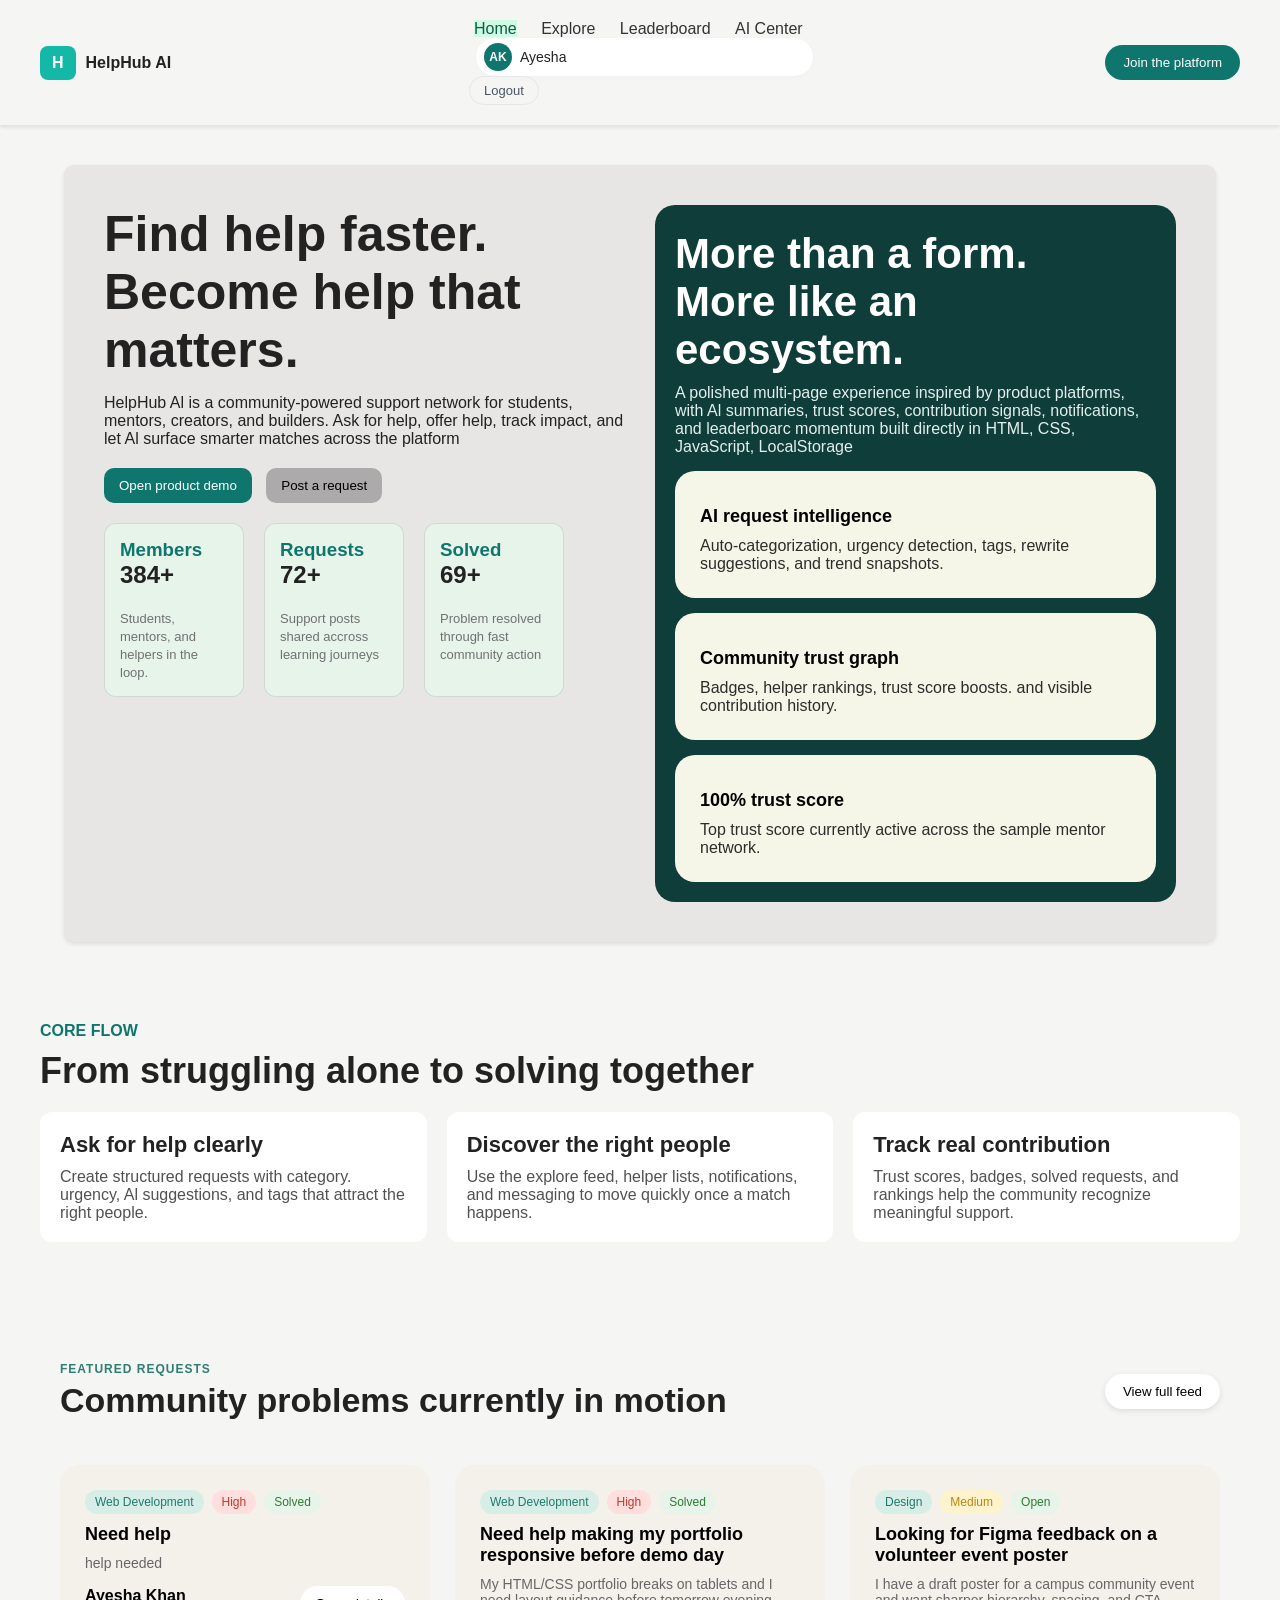
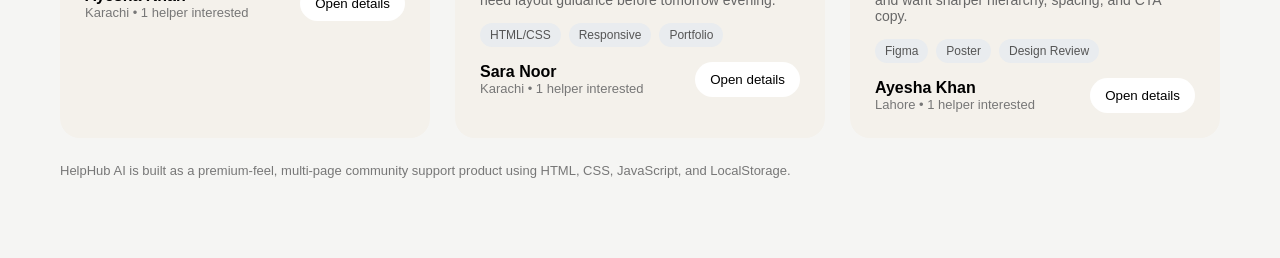
<file: index.html>
<!DOCTYPE html>
<html lang="en">

<head>
    <meta charset="UTF-8">
    <meta name="viewport" content="width=device-width, initial-scale=1.0">
    <title>HelpHub AI</title>
    <link rel="stylesheet" href="home.css">
</head>

<body>

    <!-- NAVBAR -->
    <header class="navbar">
        <div class="logo">
            <span class="logo-icon">H</span>
            <span>HelpHub AI</span>
        </div>
        <nav>
            <a href="index.html">Home</a>
            <a href="explore.html">Explore</a>
            <a href="leader.html">Leaderboard</a>
            <a href="AI Center.html">AI Center</a>
        </nav>
        <button class="btn">Join the platform</button>
    </header>

    <!-- HERO -->
    <section class="hero">
        <div class="left">
            <h1>Find help faster.<br>Become help that matters.</h1>
            <p>HelpHub Al is a community-powered support network for students, mentors, creators, and builders. Ask for
                help, offer help, track impact, and let Al surface smarter matches across the platform</p>
            <div class="buttons">
                <button class="primary">Open product demo</button>
                <button class="secondary">Post a request</button>
            </div>

            <div class="stats">
                <div>
                    <h3>Members</h3>
                    <p>384+</p>
                    <span>
                        Students, mentors, and helpers in the
                        loop.
                    </span>
                </div>
                <div>
                    <h3>Requests</h3>
                    <p>72+</p>
                    <span>Support posts shared accross learning journeys</span>
                </div>
                <div>
                    <h3>Solved</h3>
                    <p>69+</p>
                    <span>
                        Problem resolved through fast community action
                    </span>
                </div>
            </div>
        </div>

        <div class="right">
            <h2>More than a form.<br>More like an ecosystem.</h2>
            <p class="right-para">A polished multi-page experience inspired by product platforms, with Al summaries,
                trust scores,
                contribution signals, notifications, and leaderboarc momentum built directly in HTML, CSS, JavaScript,
                LocalStorage</p>

            <div class="card">
                <h3>AI request intelligence</h3>
                <p>Auto-categorization, urgency detection, tags, rewrite suggestions, and trend snapshots.</p>
            </div>
            <div class="card">
                <h3>Community trust graph</h3>
                <p>Badges, helper rankings, trust score boosts.

                    and visible contribution history.</p>
            </div>
            <div class="card">
                <h3>100% trust score</h3>
                <p>Top trust score currently active across the sample mentor network.</p>
            </div>
        </div>
    </section>

    <!-- CORE FLOW -->
    <section class="core">
        <h4>CORE FLOW</h4>
        <h2>From struggling alone to solving together</h2>
        <div class="grid">
            <div class="box">
                <h3>Ask for help clearly</h3>
                <p>Create structured requests with category. urgency, Al suggestions, and tags that attract the right
                    people.</p>
            </div>
            <div class="box">
                <h3>Discover the right people</h3>
                <p>Use the explore feed, helper lists, notifications, and messaging to move quickly once a match
                    happens.</p>
            </div>
            <div class="box">
                <h3>Track real contribution</h3>
                <p>Trust scores, badges, solved requests, and rankings help the community recognize meaningful support.
                </p>
            </div>
        </div>
    </section>
    <section class="requests">

        <div class="top">
            <div>
                <p class="small">FEATURED REQUESTS</p>
                <h2>Community problems currently in motion</h2>
            </div>
            <button class="view-btn">View full feed</button>
        </div>

        <div class="cards">

            <!-- CARD 1 -->
            <div class="card">
                <div class="tags">
                    <span class="tag green">Web Development</span>
                    <span class="tag red">High</span>
                    <span class="tag light-green">Solved</span>
                </div>

                <h3>Need help</h3>
                <p class="desc">help needed</p>

                <div class="user">
                    <div>
                        <strong>Ayesha Khan</strong>
                        <p>Karachi • 1 helper interested</p>
                    </div>
                    <button class="detail-btn">Open details</button>
                </div>
            </div>

            <!-- CARD 2 -->
            <div class="card">
                <div class="tags">
                    <span class="tag green">Web Development</span>
                    <span class="tag red">High</span>
                    <span class="tag light-green">Solved</span>
                </div>

                <h3>Need help making my portfolio responsive before demo day</h3>
                <p class="desc">
                    My HTML/CSS portfolio breaks on tablets and I need layout guidance before tomorrow evening.
                </p>

                <div class="tags small-tags">
                    <span class="tag light">HTML/CSS</span>
                    <span class="tag light">Responsive</span>
                    <span class="tag light">Portfolio</span>
                </div>

                <div class="user">
                    <div>
                        <strong>Sara Noor</strong>
                        <p>Karachi • 1 helper interested</p>
                    </div>
                    <button class="detail-btn">Open details</button>
                </div>
            </div>

            <!-- CARD 3 -->
            <div class="card">
                <div class="tags">
                    <span class="tag green">Design</span>
                    <span class="tag yellow">Medium</span>
                    <span class="tag light-green">Open</span>
                </div>

                <h3>Looking for Figma feedback on a volunteer event poster</h3>
                <p class="desc">
                    I have a draft poster for a campus community event and want sharper hierarchy, spacing, and CTA
                    copy.
                </p>

                <div class="tags small-tags">
                    <span class="tag light">Figma</span>
                    <span class="tag light">Poster</span>
                    <span class="tag light">Design Review</span>
                </div>

                <div class="user">
                    <div>
                        <strong>Ayesha Khan</strong>
                        <p>Lahore • 1 helper interested</p>
                    </div>
                    <button class="detail-btn">Open details</button>
                </div>
            </div>

        </div>

        <p class="footer">
            HelpHub AI is built as a premium-feel, multi-page community support product using HTML, CSS, JavaScript, and
            LocalStorage.
        </p>

    </section>
</body>
<script src="app.js"></script>
</html>
</file>
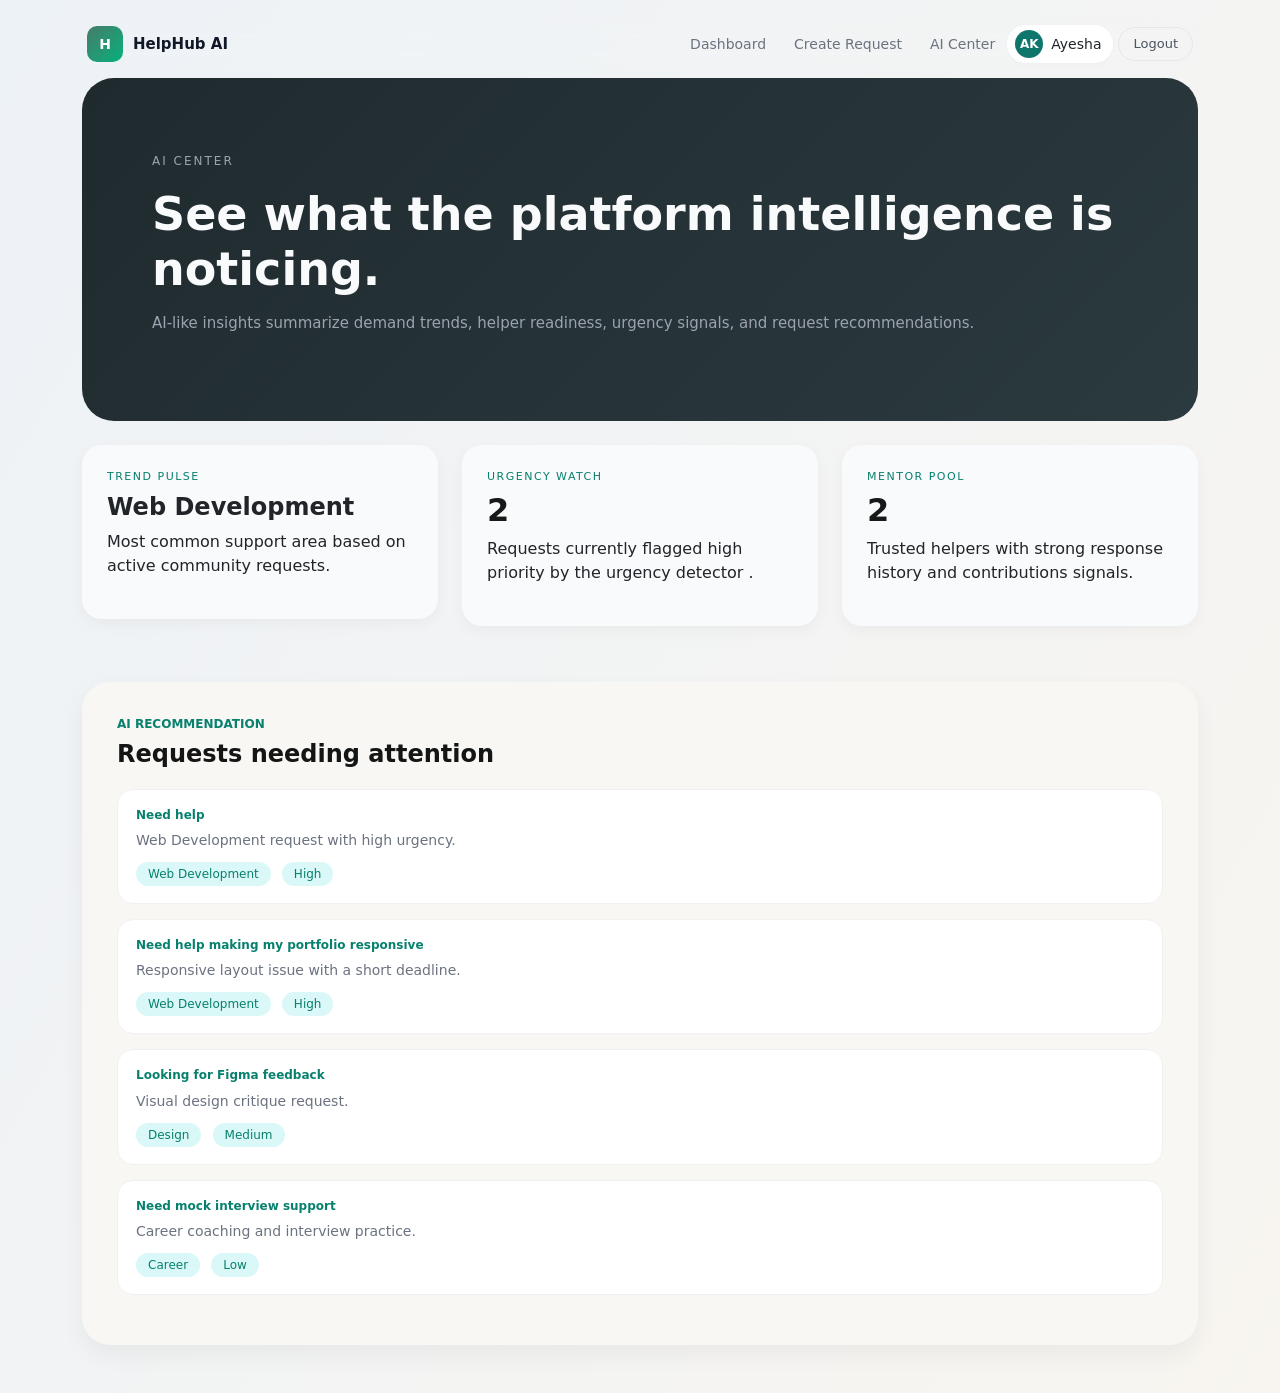
<file: AI Center.html>
<!DOCTYPE html>
<html lang="en">

<head>
    <meta charset="UTF-8">
    <meta name="viewport" content="width=device-width, initial-scale=1.0">
    <title>AI Center Clone</title>
    <link rel="stylesheet" href="AI Center.css">
    <link href="https://cdn.jsdelivr.net/npm/bootstrap@5.3.0/dist/css/bootstrap.min.css" rel="stylesheet">
    <link href="https://fonts.googleapis.com/css2?family=Inter:wght@300;400;500;600&display=swap" rel="stylesheet">
    
</head>

<body>

    <div class="container py-5">

        <div class="d-flex justify-content-between align-items-center custom-nav">
            <div class="brand">
                <div class="brand-circle">H</div>
                <strong>HelpHub AI</strong>
            </div>

            <div class="nav-links">
                <a href="dashbord.html">Dashboard</a>
                <a href="request.html">Create Request</a>
                <a href="AI Center.html" class="active-pill">AI Center</a>
            </div>
        </div>


        <div class="hero">
            <small>AI CENTER</small>
            <h1>See what the platform intelligence is noticing.</h1>
            <p>AI-like insights summarize demand trends, helper readiness, urgency signals, and request recommendations.
            </p>
        </div>


        <div class="row mt-4">
            <div class="col-md-4 mb-3">
                <div class="stat-card">
                    <h6>TREND PULSE</h6>
                    <h4>Web Development</h4>
                    <p>Most common support area based on active community requests.</p>
                </div>
            </div>

            <div class="col-md-4 mb-3">
                <div class="stat-card">
                    <h6>URGENCY WATCH</h6>
                    <h2>2</h2>
                    <p>Requests currently flagged high priority by the urgency detector .</p>
                </div>
            </div>

            <div class="col-md-4 mb-3">
                <div class="stat-card">
                    <h6>MENTOR POOL</h6>
                    <h2>2</h2>
                    <p>Trusted helpers with strong response history and contributions signals.</p>
                </div>
            </div>
        </div>


        <div class="main-box">
            <h6>AI RECOMMENDATION</h6>
            <h4>Requests needing attention</h4>

            <div class="request">
                <h6>Need help</h6>
                <p>Web Development request with high urgency.</p>
                <span class="tag green">Web Development</span>
                <span class="tag gray">High</span>
            </div>

            <div class="request">
                <h6>Need help making my portfolio responsive</h6>
                <p>Responsive layout issue with a short deadline.</p>
                <span class="tag green">Web Development</span>
                <span class="tag gray">High</span>
            </div>

            <div class="request">
                <h6>Looking for Figma feedback</h6>
                <p>Visual design critique request.</p>
                <span class="tag green">Design</span>
                <span class="tag gray">Medium</span>
            </div>

            <div class="request">
                <h6>Need mock interview support</h6>
                <p>Career coaching and interview practice.</p>
                <span class="tag green">Career</span>
                <span class="tag gray">Low</span>
            </div>

        </div>

    </div>

</body>
<script src="app.js"></script>
</html>
</file>
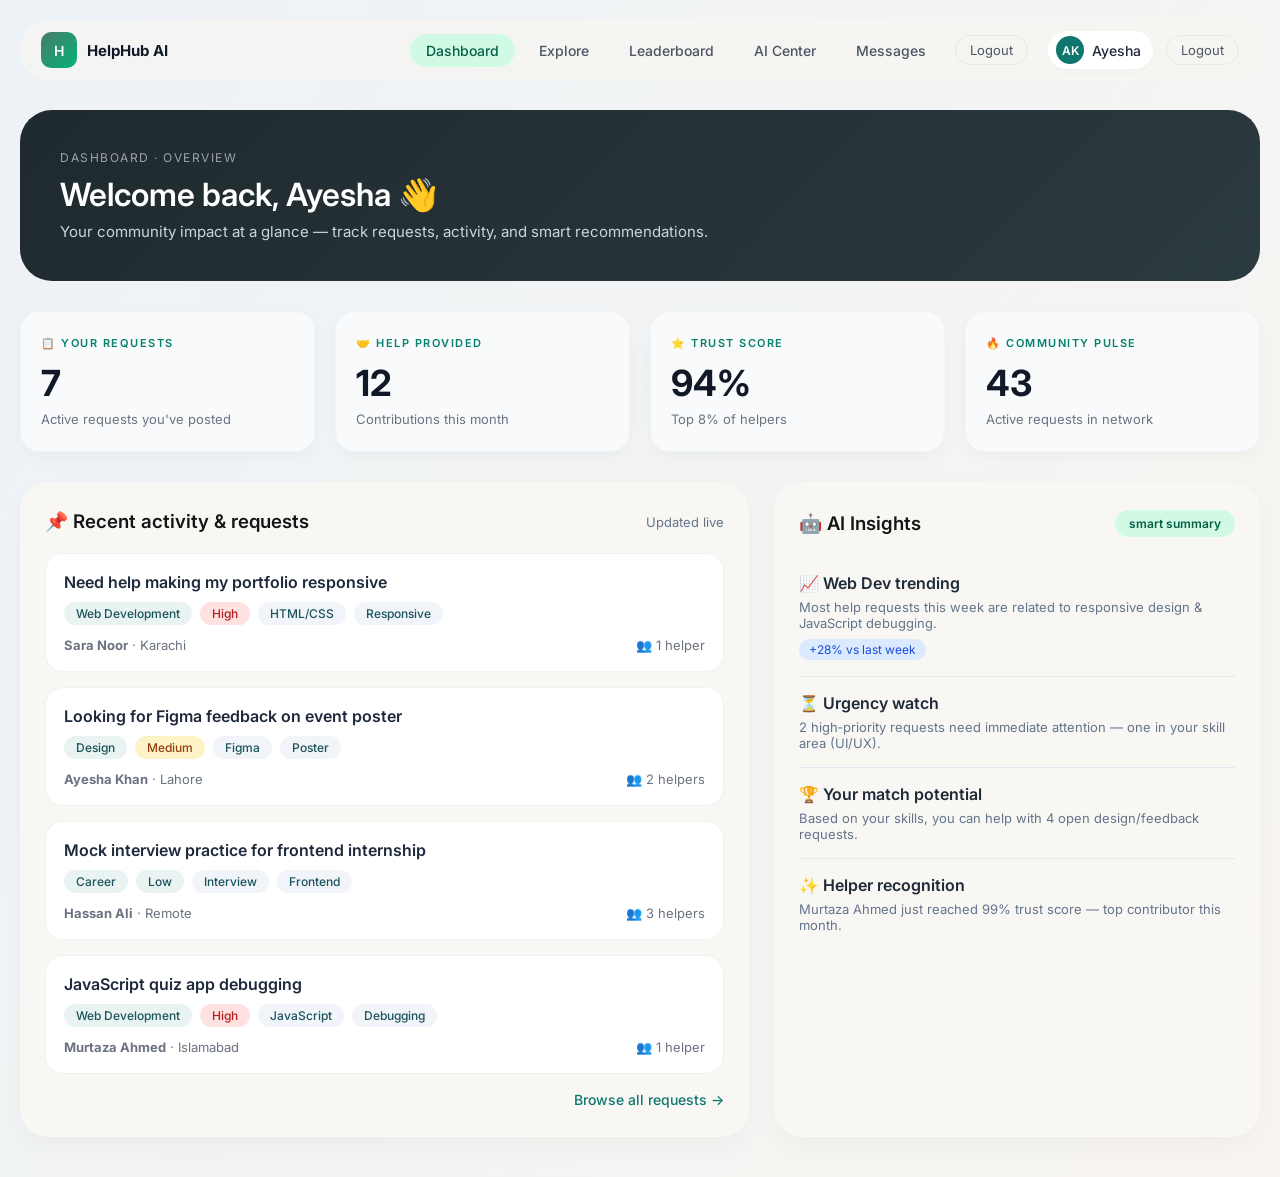
<file: dashboard.html>
<!DOCTYPE html>
<html lang="en">
<head>
  <meta charset="UTF-8">
  <meta name="viewport" content="width=device-width, initial-scale=1.0">
  <title>HelpHub AI · Dashboard</title>
  <!-- Inter Font & Bootstrap Icons (optional, but used for clean icons) -->
  <link href="https://fonts.googleapis.com/css2?family=Inter:wght@400;500;600;700&display=swap" rel="stylesheet">
  <link rel="stylesheet" href="https://cdn.jsdelivr.net/npm/bootstrap-icons@1.11.3/font/bootstrap-icons.min.css">
  <style>
    * {
      margin: 0;
      padding: 0;
      box-sizing: border-box;
      font-family: 'Inter', sans-serif;
      transition: all 0.2s ease;
    }

    body {
      background: linear-gradient(120deg, #edf2f7, #f8f5f0);
      color: #1f2937;
      padding: 20px 20px 40px;
      min-height: 100vh;
    }

    .dashboard-container {
      max-width: 1280px;
      margin: 0 auto;
    }

    /* ----- Navigation (matching existing) ----- */
    .navbar {
      display: flex;
      justify-content: space-between;
      align-items: center;
      padding: 10px 20px;
      margin-bottom: 30px;
      background: rgba(248, 246, 240, 0.6);
      backdrop-filter: blur(12px);
      -webkit-backdrop-filter: blur(12px);
      border-radius: 40px;
      border: 1px solid rgba(255,255,255,0.3);
      position: sticky;
      top: 20px;
      z-index: 100;
    }

    .logo {
      display: flex;
      align-items: center;
      gap: 10px;
    }

    .logo-icon {
      width: 36px;
      height: 36px;
      background: linear-gradient(135deg, #477c6a, #07b07b);
      color: white;
      display: flex;
      align-items: center;
      justify-content: center;
      border-radius: 10px;
      font-weight: 600;
      font-size: 14px;
    }

    .logo-text {
      font-weight: 700;
      font-size: 15px;
      color: #111827;
    }

    .nav-links {
      display: flex;
      align-items: center;
      gap: 8px;
    }

    .nav-links a {
      text-decoration: none;
      color: #4b5563;
      font-weight: 500;
      font-size: 14px;
      padding: 8px 16px;
      border-radius: 30px;
    }

    .nav-links a.active {
      background: #d1fae5;
      color: #065f46;
    }

    .nav-links a:hover {
      background: #e5e7eb;
    }

    #userChip {
      display: flex;
      align-items: center;
      gap: 8px;
      background: white;
      padding: 5px 12px 5px 8px;
      border-radius: 40px;
      margin-left: 8px;
      box-shadow: 0 2px 6px rgba(0,0,0,0.02);
    }

    .user-avatar-small {
      width: 28px;
      height: 28px;
      background: #0f766e;
      color: white;
      border-radius: 50%;
      display: flex;
      align-items: center;
      justify-content: center;
      font-weight: 600;
      font-size: 12px;
    }

    #logoutBtn {
      background: none;
      border: 1px solid #e5e7eb;
      padding: 6px 14px;
      border-radius: 20px;
      font-size: 13px;
      cursor: pointer;
      margin-left: 5px;
      color: #4b5563;
    }

    #logoutBtn:hover {
      background: #fee2e2;
      border-color: #f87171;
      color: #b91c1c;
    }

    /* ----- Header / Welcome ----- */
    .welcome-section {
      background: linear-gradient(135deg, #1f2a2e, #2b3a3f);
      padding: 40px 40px;
      border-radius: 32px;
      color: white;
      margin-bottom: 30px;
    }

    .welcome-section h1 {
      font-size: 32px;
      font-weight: 600;
      margin-bottom: 8px;
    }

    .welcome-section p {
      color: #cbd5e1;
      font-size: 15px;
    }

    .greeting-badge {
      font-size: 12px;
      letter-spacing: 1.5px;
      text-transform: uppercase;
      color: #9ca3af;
      margin-bottom: 10px;
    }

    /* ----- Stats Cards (matching AI Center) ----- */
    .stats-grid {
      display: grid;
      grid-template-columns: repeat(4, 1fr);
      gap: 20px;
      margin-bottom: 30px;
    }

    .stat-card {
      background: #f9fafb;
      border-radius: 20px;
      padding: 24px 20px;
      box-shadow: 0 5px 15px rgba(0,0,0,0.03);
      transition: transform 0.2s;
      border: 1px solid #f1f5f9;
    }

    .stat-card:hover {
      transform: translateY(-4px);
      background: white;
      box-shadow: 0 12px 25px -8px rgba(0,0,0,0.08);
    }

    .stat-label {
      font-size: 11px;
      font-weight: 600;
      letter-spacing: 1.5px;
      color: #07806d;
      text-transform: uppercase;
      margin-bottom: 12px;
    }

    .stat-value {
      font-size: 36px;
      font-weight: 700;
      color: #111827;
      line-height: 1.2;
    }

    .stat-desc {
      color: #6b7280;
      font-size: 13px;
      margin-top: 6px;
    }

    /* ----- Two‑column layout for feed & AI ----- */
    .dashboard-feed {
      display: grid;
      grid-template-columns: 1.5fr 1fr;
      gap: 25px;
    }

    .card-panel {
      background: #f8f7f4;
      border-radius: 28px;
      padding: 28px 25px;
      box-shadow: 0 10px 25px rgba(0,0,0,0.03);
    }

    .panel-header {
      display: flex;
      justify-content: space-between;
      align-items: center;
      margin-bottom: 20px;
    }

    .panel-header h3 {
      font-weight: 600;
      color: #141515;
    }

    .badge-ai {
      background: #d1fae5;
      color: #065f46;
      padding: 6px 14px;
      border-radius: 40px;
      font-size: 12px;
      font-weight: 600;
    }

    .request-item {
      background: white;
      border-radius: 18px;
      padding: 18px;
      margin-bottom: 15px;
      border: 1px solid #f1f1f1;
      transition: 0.2s;
    }

    .request-item:hover {
      transform: translateY(-3px);
      box-shadow: 0 6px 15px rgba(0,0,0,0.02);
    }

    .request-title {
      font-weight: 600;
      margin-bottom: 6px;
      color: #1e293b;
    }

    .request-meta {
      display: flex;
      flex-wrap: wrap;
      gap: 8px;
      margin: 10px 0 12px;
    }

    .tag {
      font-size: 12px;
      padding: 4px 12px;
      border-radius: 20px;
      font-weight: 500;
      background: #e9f3f1;
      color: #1a535c;
    }

    .tag.high {
      background: #fee2e2;
      color: #b91c1c;
    }

    .tag.medium {
      background: #fef3c7;
      color: #92400e;
    }

    .request-footer {
      display: flex;
      justify-content: space-between;
      font-size: 13px;
      color: #6b7280;
    }

    .insight-item {
      padding: 16px 0;
      border-bottom: 1px solid #e2e8f0;
    }

    .insight-item:last-child {
      border-bottom: none;
    }

    .insight-title {
      font-weight: 600;
      margin-bottom: 6px;
    }

    .insight-desc {
      color: #64748b;
      font-size: 13px;
    }

    .trend-pill {
      background: #dbeafe;
      color: #1d4ed8;
      padding: 3px 10px;
      border-radius: 30px;
      font-size: 12px;
      display: inline-block;
      margin-top: 8px;
    }

    /* Responsive */
    @media (max-width: 900px) {
      .stats-grid {
        grid-template-columns: repeat(2, 1fr);
      }
      .dashboard-feed {
        grid-template-columns: 1fr;
      }
    }

    @media (max-width: 600px) {
      .navbar {
        flex-direction: column;
        gap: 12px;
        align-items: stretch;
      }
      .nav-links {
        flex-wrap: wrap;
        justify-content: center;
      }
      .stats-grid {
        grid-template-columns: 1fr;
      }
      .welcome-section {
        padding: 30px 20px;
      }
      .welcome-section h1 {
        font-size: 26px;
      }
    }
  </style>
</head>
<body>
<div class="dashboard-container">

  <!-- Navigation Bar -->
  <nav class="navbar">
    <div class="logo">
      <div class="logo-icon">H</div>
      <span class="logo-text">HelpHub AI</span>
    </div>
    <div class="nav-links">
      <a href="dashboard.html" class="active">Dashboard</a>
      <a href="explore.html">Explore</a>
      <a href="leader.html">Leaderboard</a>
      <a href="AI Center.html">AI Center</a>
      <a href="messag.html">Messages</a>
      <div id="userChip">
        <span class="user-avatar-small" id="userInitials">U</span>
        <span id="userNameDisplay">User</span>
      </div>
      <button id="logoutBtn">Logout</button>
    </div>
  </nav>

  <!-- Welcome Header (dynamic user name) -->
  <section class="welcome-section">
    <div class="greeting-badge">DASHBOARD · OVERVIEW</div>
    <h1>Welcome back, <span id="greetingName">there</span> 👋</h1>
    <p>Your community impact at a glance — track requests, activity, and smart recommendations.</p>
  </section>

  <!-- Stats Cards -->
  <div class="stats-grid">
    <div class="stat-card">
      <div class="stat-label">📋 YOUR REQUESTS</div>
      <div class="stat-value" id="statRequests">7</div>
      <div class="stat-desc">Active requests you've posted</div>
    </div>
    <div class="stat-card">
      <div class="stat-label">🤝 HELP PROVIDED</div>
      <div class="stat-value" id="statContributions">12</div>
      <div class="stat-desc">Contributions this month</div>
    </div>
    <div class="stat-card">
      <div class="stat-label">⭐ TRUST SCORE</div>
      <div class="stat-value" id="statTrust">94%</div>
      <div class="stat-desc">Top 8% of helpers</div>
    </div>
    <div class="stat-card">
      <div class="stat-label">🔥 COMMUNITY PULSE</div>
      <div class="stat-value" id="statActive">43</div>
      <div class="stat-desc">Active requests in network</div>
    </div>
  </div>

  <!-- Main Feed + AI Insights -->
  <div class="dashboard-feed">
    <!-- LEFT: Recent Requests / Activity -->
    <div class="card-panel">
      <div class="panel-header">
        <h3>📌 Recent activity & requests</h3>
        <span style="font-size:13px; color:#64748b;">Updated live</span>
      </div>
      <div id="feedContainer">
        <!-- Dynamically filled via JS -->
      </div>
      <div style="margin-top: 15px; text-align:right;">
        <a href="explore.html" style="text-decoration:none; color:#0f766e; font-weight:500; font-size:14px;">Browse all requests →</a>
      </div>
    </div>

    <!-- RIGHT: AI Insights / Recommendations -->
    <div class="card-panel">
      <div class="panel-header">
        <h3>🤖 AI Insights</h3>
        <span class="badge-ai">smart summary</span>
      </div>
      <div class="insight-item">
        <div class="insight-title">📈 Web Dev trending</div>
        <div class="insight-desc">Most help requests this week are related to responsive design & JavaScript debugging.</div>
        <span class="trend-pill">+28% vs last week</span>
      </div>
      <div class="insight-item">
        <div class="insight-title">⏳ Urgency watch</div>
        <div class="insight-desc">2 high‑priority requests need immediate attention — one in your skill area (UI/UX).</div>
      </div>
      <div class="insight-item">
        <div class="insight-title">🏆 Your match potential</div>
        <div class="insight-desc">Based on your skills, you can help with 4 open design/feedback requests.</div>
      </div>
      <div class="insight-item">
        <div class="insight-title">✨ Helper recognition</div>
        <div class="insight-desc">Murtaza Ahmed just reached 99% trust score — top contributor this month.</div>
      </div>
    </div>
  </div>
</div>

<script>
  (function() {
    // ---------- LOCAL STORAGE AUTH ----------
    const USER_KEY = 'helphub_user';

    function getUser() {
      const stored = localStorage.getItem(USER_KEY);
      return stored ? JSON.parse(stored) : null;
    }

    // If no user, redirect to signup
    const currentUser = getUser();
    if (!currentUser) {
      // For demo, create a default user if none exists (so dashboard works)
      const defaultUser = {
        name: 'Ayesha Khan',
        email: 'ayesha@helphub.ai',
        role: 'helper',
        initials: 'AK'
      };
      localStorage.setItem(USER_KEY, JSON.stringify(defaultUser));
      window.currentUser = defaultUser;
    } else {
      window.currentUser = currentUser;
    }

    const user = window.currentUser;

    // Update UI with user info
    const userNameSpan = document.getElementById('userNameDisplay');
    const greetingSpan = document.getElementById('greetingName');
    const initialsSpan = document.getElementById('userInitials');

    if (user) {
      const firstName = user.name ? user.name.split(' ')[0] : 'there';
      userNameSpan.textContent = user.name || user.email;
      greetingSpan.textContent = firstName;
      initialsSpan.textContent = user.initials || (user.name ? user.name.charAt(0).toUpperCase() : 'U');
    }

    // Logout
    document.getElementById('logoutBtn').addEventListener('click', function() {
      localStorage.removeItem(USER_KEY);
      window.location.href = 'signup.html';
    });

    // ---------- DYNAMIC FEED DATA (matching design) ----------
    const feedData = [
      {
        title: 'Need help making my portfolio responsive',
        category: 'Web Development',
        urgency: 'High',
        helper: 'Sara Noor',
        location: 'Karachi',
        interested: 1,
        tags: ['HTML/CSS', 'Responsive']
      },
      {
        title: 'Looking for Figma feedback on event poster',
        category: 'Design',
        urgency: 'Medium',
        helper: 'Ayesha Khan',
        location: 'Lahore',
        interested: 2,
        tags: ['Figma', 'Poster']
      },
      {
        title: 'Mock interview practice for frontend internship',
        category: 'Career',
        urgency: 'Low',
        helper: 'Hassan Ali',
        location: 'Remote',
        interested: 3,
        tags: ['Interview', 'Frontend']
      },
      {
        title: 'JavaScript quiz app debugging',
        category: 'Web Development',
        urgency: 'High',
        helper: 'Murtaza Ahmed',
        location: 'Islamabad',
        interested: 1,
        tags: ['JavaScript', 'Debugging']
      }
    ];

    const container = document.getElementById('feedContainer');
    if (container) {
      container.innerHTML = feedData.map(item => `
        <div class="request-item">
          <div class="request-title">${item.title}</div>
          <div class="request-meta">
            <span class="tag">${item.category}</span>
            <span class="tag ${item.urgency.toLowerCase()}">${item.urgency}</span>
            ${item.tags.map(t => `<span class="tag" style="background:#f1f5f9;">${t}</span>`).join('')}
          </div>
          <div class="request-footer">
            <span><strong>${item.helper}</strong> · ${item.location}</span>
            <span>👥 ${item.interested} helper${item.interested !==1?'s':''} interested</span>
          </div>
        </div>
      `).join('');
    }

    // Optional: update stats with user-based data (mock)
    // You can extend to calculate from localStorage later
    const stats = {
      requests: 7,
      contributions: 12,
      trust: 94,
      active: 43
    };
    document.getElementById('statRequests').textContent = stats.requests;
    document.getElementById('statContributions').textContent = stats.contributions;
    document.getElementById('statTrust').textContent = stats.trust + '%';
    document.getElementById('statActive').textContent = stats.active;

  
  })();
</script>

</body>
<script src="app.js"></script>
</html>
</file>
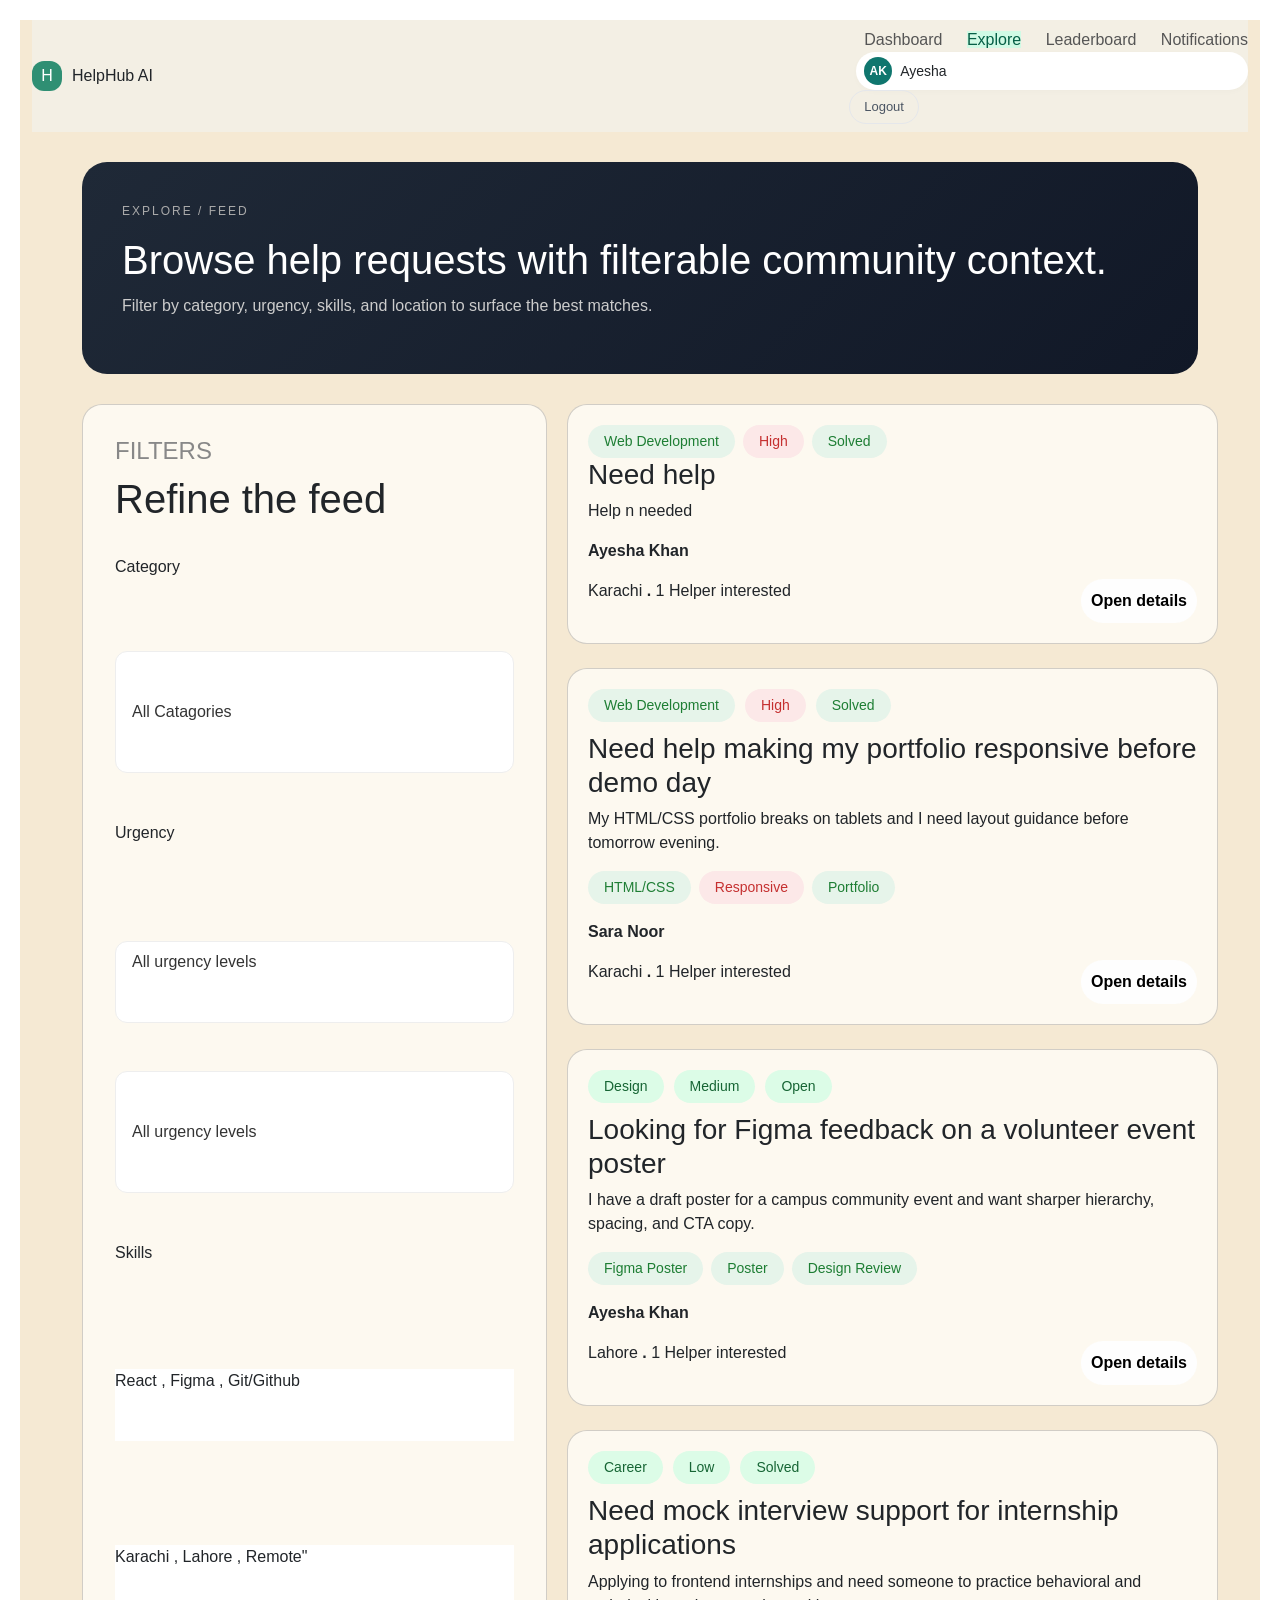
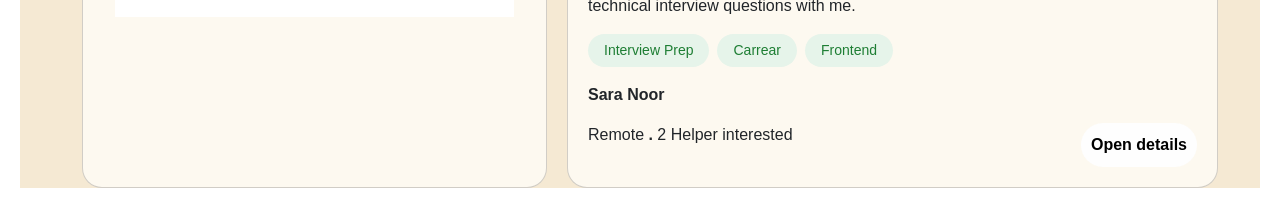
<file: explore.html>
<!doctype html>
<html lang="en">
  <head>
    <meta charset="UTF-8" />
    <title>HelpHub UI</title>
    <link
      href="https://cdn.jsdelivr.net/npm/bootstrap@5.3.8/dist/css/bootstrap.min.css"
      rel="stylesheet"
      integrity="sha384-sRIl4kxILFvY47J16cr9ZwB07vP4J8+LH7qKQnuqkuIAvNWLzeN8tE5YBujZqJLB"
      crossorigin="anonymous"
    />
    <link rel="stylesheet" href="explore.css" />
  </head>
  <body>
    <div class="backg" style="background-color: #f5e9d3;">
    <div class="container-fluid" >
      <header class="navbar mynav" style="background-color: #f3efe4;">
        <div class="logo">
          <div class="avatar">H</div>
          <span>HelpHub AI</span>
        </div>

        <nav>
          <a href="dashboard.html">Dashboard</a>
          <a class="active" href="explore.html">Explore</a>
          <a href="leader.html">Leaderboard</a>
          <a href="notification.html">Notifications</a>
        </nav>
      </header>
    </div>

    <div class="container">
      <!-- HERO -->
      <section class="hero">
        <p class="breadcrumb">EXPLORE / FEED</p>
        <h1>Browse help requests with filterable community context.</h1>
        <p class="subtext">
          Filter by category, urgency, skills, and location to surface the best
          matches.
        </p>
      </section>
      <div class="d-grid">
        <div class="row">
          <!-- CONTENT -->
          <section class="content">
            <!-- Left -->
            <div class="card filter col-md-5 gap-5">
              <div class="dropdown-container">
                <div>
                  <h4>FILTERS</h4>
                  <h1>Refine the feed</h1>
                </div>
                <label for="" class=" pb-5 ms-0">Category</label>
                <div class="myspace d-flex flex-column gap-5">
                  <select class="custom-select ps-3 pt-5 pb-5">
                    <option value="all">All Catagories</option>
                    <option value="low">Low</option>
                    <option value="medium">Medium</option>
                    <option value="high">High</option>
                  </select>

                  <label for="" class="pb-5  ms-0">Urgency</label>
                  <select class="custom-select ps-3 pt-2 pb-5">
                    <option value="all">All urgency levels</option>
                    <option value="low">Low</option>
                    <option value="medium">Medium</option>
                    <option value="high">High</option>
                  </select>

                  <select
                    class="custom-select ps-3 pt-5 pb-5"
                    placceholder="React, Figma, Git/Github"
                  >
                    <option value="all">All urgency levels</option>
                    <option value="low">Low</option>
                    <option value="medium">Medium</option>
                    <option value="high">High</option>
                  </select>


                  <label for="" class="pb-5 ms-0">Skills</label>
                  
                  <p class=" pb-5 ms-0 bg-white mt-2 mb-2" >React , Figma , Git/Github</p>
                  
                  <p  class=" pb-5 ms-0 bg-white mt-5 mb-5"   >Karachi , Lahore , Remote"</p>
                </div>
              </div>
            </div>
            <!-- Right -->
            <div class="col-md-7 d-flex flex-column justify-content-between gap-4 h-100 ">
              <div class="card post">
                <div class="tag-container">
                  <span class="tag status-solved">Web Development</span>
                  <span class="tag priority-high">High</span>
                  <span class="tag status-solved">Solved</span>
                </div>

                <h3>Need help</h3>
                <p>Help n needed</p>
                <p><b>Ayesha Khan</b></p>
                <div class="line">
                  <div>
                    <p>Karachi <b>.</b> 1 Helper interested</p>
                  </div>

                  <button class="whiteButton">Open details</button>
                </div>
              </div>

              <div class="card post">
                <div class="tags">
                  <span class="tag status-solved">Web Development</span>
                  <span class="tag priority-high">High</span>
                  <span class="tag status-solved">Solved</span>
                </div>
                <h3>
                  Need help making my portfolio responsive before demo day
                </h3>
                <p>
                  My HTML/CSS portfolio breaks on tablets and I need layout
                  guidance before tomorrow evening.
                </p>

                <div class="d-flex gap-2 mb-3">
                  <span class="tag status-solved">HTML/CSS</span>
                  <span class="tag priority-high">Responsive</span>
                  <span class="tag status-solved">Portfolio</span>
                </div>
                <p><b>Sara Noor</b></p>
                <div class="line">
                  <div>
                    <p>Karachi <b>.</b> 1 Helper interested</p>
                  </div>

                  <button class="whiteButton">Open details</button>
                </div>
              </div>

              <div class="card post">
                <div class="tags">
                  <span class="tag green">Design</span>
                  <span class="tag green">Medium</span>
                  <span class="tag green">Open</span>
                </div>
                <h3>Looking for Figma feedback on a volunteer event poster</h3>
                <p>
                  I have a draft poster for a campus community event and want
                  sharper hierarchy, spacing, and CTA copy.
                </p>

                <div class="d-flex gap-2 mb-3">
                  <span class="tag status-solved">Figma Poster</span>
                  <span class="tag status-solved">Poster</span>
                  <span class="tag status-solved">Design Review</span>
                </div>

                <p><b>Ayesha Khan</b></p>
                <div class="line">
                  <div>
                    <p>Lahore <b>.</b> 1 Helper interested</p>
                  </div>

                  <button class="whiteButton">Open details</button>
                </div>
              </div>

              <div class="card post">
                <div class="tags">
                  <span class="tag green">Career</span>
                  <span class="tag green">Low</span>
                  <span class="tag green">Solved</span>
                </div>
                <h3>Need mock interview support for internship applications</h3>
                <p>
                  Applying to frontend internships and need someone to practice
                  behavioral and technical interview questions with me.
                </p>

                <div class="d-flex gap-2 mb-3">
                  <span class="tag status-solved">Interview Prep</span>
                  <span class="tag status-solved">Carrear</span>
                  <span class="tag status-solved">Frontend</span>
                </div>

                <p><b>Sara Noor</b></p>
                <div class="line">
                  <div>
                    <p>Remote <b>.</b> 2 Helper interested</p>
                  </div>

                  <button class="whiteButton">Open details</button>
                </div>
              </div>
            </div>
          </section>
        </div>
      </div>
    </div>

    </div>
  </body>
  <script
    src="https://cdn.jsdelivr.net/npm/@popperjs/core@2.11.8/dist/umd/popper.min.js"
    integrity="sha384-I7E8VVD/ismYTF4hNIPjVp/Zjvgyol6VFvRkX/vR+Vc4jQkC+hVqc2pM8ODewa9r"
    crossorigin="anonymous"
  ></script>
  <script
    src="https://cdn.jsdelivr.net/npm/bootstrap@5.3.8/dist/js/bootstrap.min.js"
    integrity="sha384-G/EV+4j2dNv+tEPo3++6LCgdCROaejBqfUeNjuKAiuXbjrxilcCdDz6ZAVfHWe1Y"
    crossorigin="anonymous"
  ></script>
  <script src="app.js"></script>
</html>
</file>
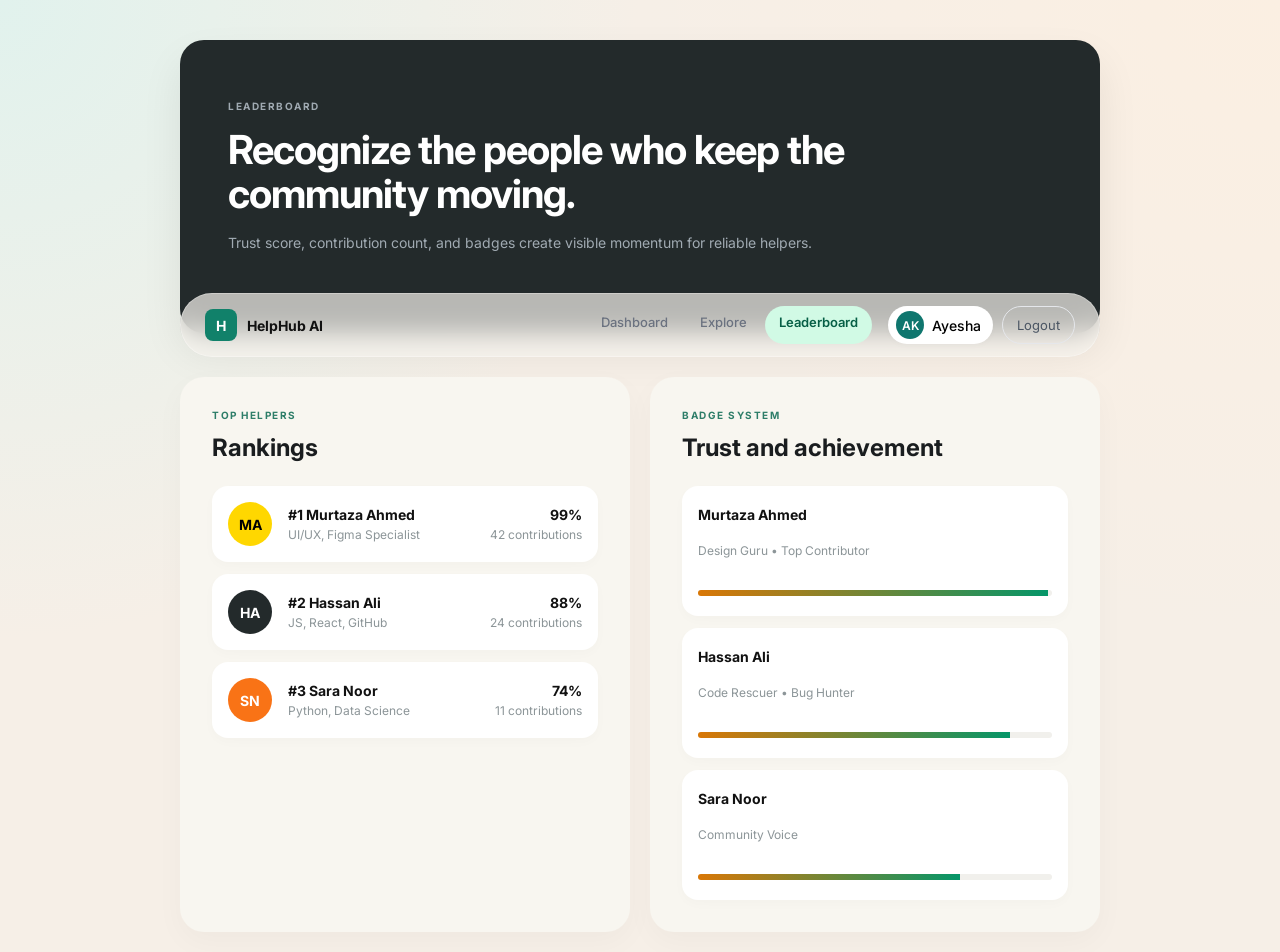
<file: leader.html>
<!DOCTYPE html>
<html lang="en">
<head>
    <meta charset="UTF-8">
    <meta name="viewport" content="width=device-width, initial-scale=1.0">
    <title>Leaderboard UI</title>
    <link rel="stylesheet" href="leader.css">
</head>
<body>

<div class="container">
    
    <header class="header-panel">
        <span class="header-overline">Leaderboard</span>
        <h1>Recognize the people who keep the community moving.</h1>
        <p>Trust score, contribution count, and badges create visible momentum for reliable helpers.</p>
    </header>

    <nav class="floating-nav">
        <div class="nav-logo">
            <div class="nav-logo-icon">H</div>
            <div class="nav-logo-text">HelpHub AI</div>
        </div>
        <div class="nav-links">
            <a href="dashboard.html">Dashboard</a>
            <a href="explore.html">Explore</a>
            <a href="leader.html" class="active">Leaderboard</a>
        </div>
    </nav>

    <div class="cards-grid">
        <div class="card">
            <span class="card-overline">Top Helpers</span>
            <h2>Rankings</h2>
            
            <div class="list-container">
                <div class="list-item">
                    <div class="avatar gold">MA</div>
                    <div class="item-details">
                        <div class="item-header">
                            <span class="name">#1 Murtaza Ahmed</span>
                            <span class="score">99%</span>
                        </div>
                        <div class="item-meta">
                            <span>UI/UX, Figma Specialist</span>
                            <span>42 contributions</span>
                        </div>
                    </div>
                </div>

                <div class="list-item">
                    <div class="avatar ha">HA</div>
                    <div class="item-details">
                        <div class="item-header">
                            <span class="name">#2 Hassan Ali</span>
                            <span class="score">88%</span>
                        </div>
                        <div class="item-meta">
                            <span>JS, React, GitHub</span>
                            <span>24 contributions</span>
                        </div>
                    </div>
                </div>

                <div class="list-item">
                    <div class="avatar sn">SN</div>
                    <div class="item-details">
                        <div class="item-header">
                            <span class="name">#3 Sara Noor</span>
                            <span class="score">74%</span>
                        </div>
                        <div class="item-meta">
                            <span>Python, Data Science</span>
                            <span>11 contributions</span>
                        </div>
                    </div>
                </div>
            </div>
        </div>

        <div class="card">
            <span class="card-overline">Badge System</span>
            <h2>Trust and achievement</h2>
            
            <div class="list-container">
                <div class="badge-item">
                    <span class="badge-name">Murtaza Ahmed</span>
                    <span class="badge-desc">Design Guru • Top Contributor</span>
                    <div class="progress-bar"><div class="progress-fill" style="width: 99%;"></div></div>
                </div>

                <div class="badge-item">
                    <span class="badge-name">Hassan Ali</span>
                    <span class="badge-desc">Code Rescuer • Bug Hunter</span>
                    <div class="progress-bar"><div class="progress-fill" style="width: 88%;"></div></div>
                </div>

                <div class="badge-item">
                    <span class="badge-name">Sara Noor</span>
                    <span class="badge-desc">Community Voice</span>
                    <div class="progress-bar"><div class="progress-fill" style="width: 74%;"></div></div>
                </div>
            </div>
        </div>
    </div>

</div>

</body>
<script src="app.js"></script>
</html>
</file>
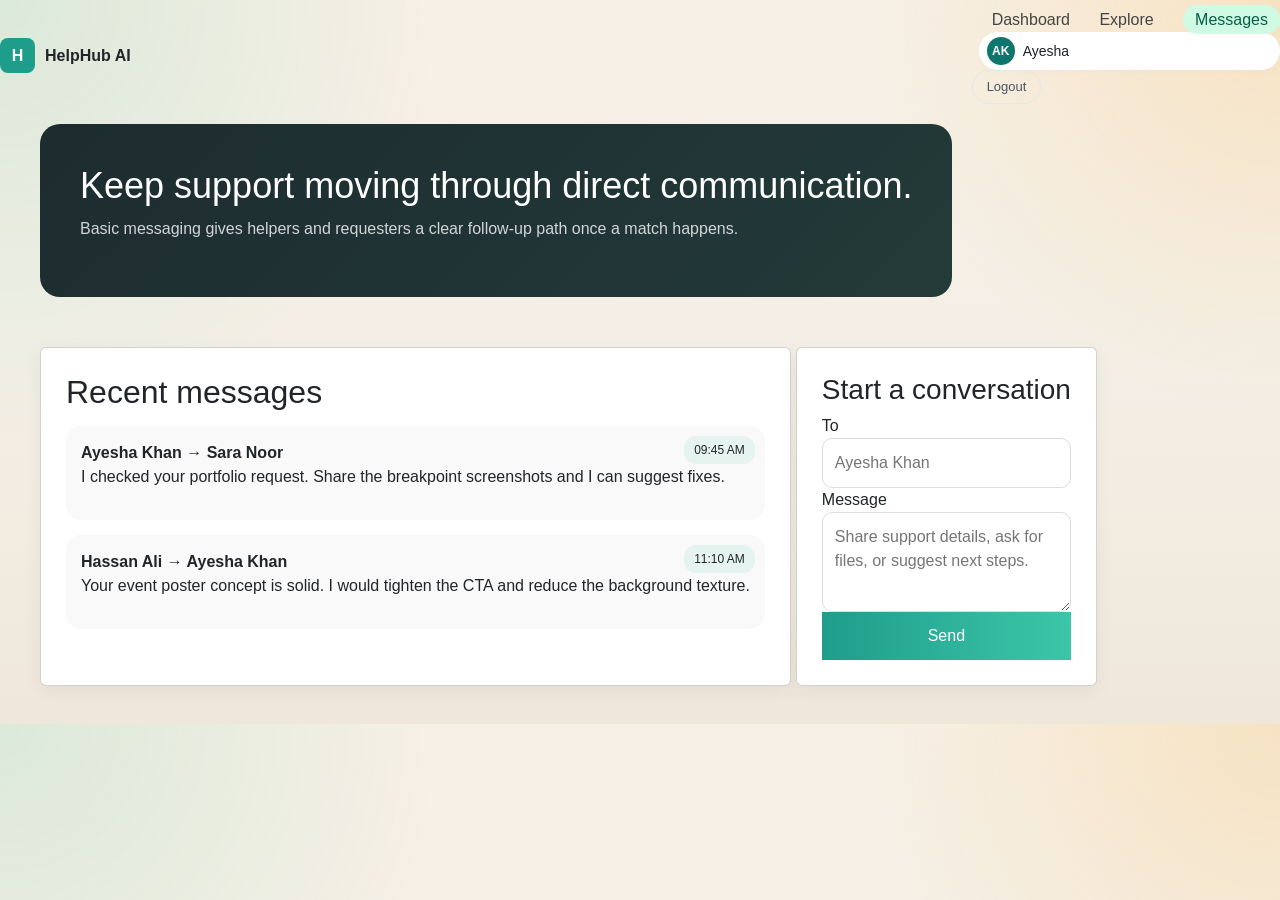
<file: messag.html>
<!DOCTYPE html>
<html lang="en">

<head>
    <meta charset="UTF-8">
    <meta name="viewport" content="width=device-width, initial-scale=1.0">
    <title>Document</title>
    <link rel="stylesheet" href="messag.css">
    <link href="https://cdn.jsdelivr.net/npm/bootstrap@5.0.2/dist/css/bootstrap.min.css" rel="stylesheet"
        integrity="sha384-EVSTQN3/azprG1Anm3QDgpJLIm9Nao0Yz1ztcQTwFspd3yD65VohhpuuCOmLASjC" crossorigin="anonymous">
</head>
<body class="bdy">

    <div class="navbar">
        <div class="logo">
            <div class="logo-box">H</div>
            <strong>HelpHub AI</strong>
        </div>

        <div class="nav-links">
            <a class="text" href="dashboard.html">Dashboard</a>
            <a class="text" href="explore.html">Explore</a>
            <a class="text text1" href="messag.html" class="active">Messages</a>
        </div>

        <div class="hero">
            <h1>Keep support moving through direct communication.</h1>
            <p>Basic messaging gives helpers and requesters a clear follow-up path once a match happens.</p>
        </div>


        <div class="my-container">

            <div class="card">
                <h2>Recent messages</h2>

                <div class="message">
                    <strong>Ayesha Khan → Sara Noor</strong>
                    <p>I checked your portfolio request. Share the breakpoint screenshots and I can suggest fixes.</p>
                    <small>09:45 AM</small>
                </div>

                <div class="message">
                    <strong>Hassan Ali → Ayesha Khan</strong>
                    <p>Your event poster concept is solid. I would tighten the CTA and reduce the background texture.
                    </p>
                    <small>11:10 AM</small>
                </div>

            </div>

            <div class="card">
                <h3>Start a conversation</h3>

                <form>
                    <label>To</label>
                    <input type="text" placeholder="Ayesha Khan">

                    <label>Message</label>
                    <textarea placeholder="Share support details, ask for files, or suggest next steps."></textarea>

                    <button>Send</button>
                </form>
            </div>
        </div>
</body>
<script src="https://cdn.jsdelivr.net/npm/@popperjs/core@2.9.2/dist/umd/popper.min.js"
    integrity="sha384-IQsoLXl5PILFhosVNubq5LC7Qb9DXgDA9i+tQ8Zj3iwWAwPtgFTxbJ8NT4GN1R8p"
    crossorigin="anonymous"></script>
<script src="https://cdn.jsdelivr.net/npm/bootstrap@5.0.2/dist/js/bootstrap.min.js"
    integrity="sha384-cVKIPhGWiC2Al4u+LWgxfKTRIcfu0JTxR+EQDz/bgldoEyl4H0zUF0QKbrJ0EcQF"
    crossorigin="anonymous"></script>
    <script src="app.js"></script>

</html>
</file>
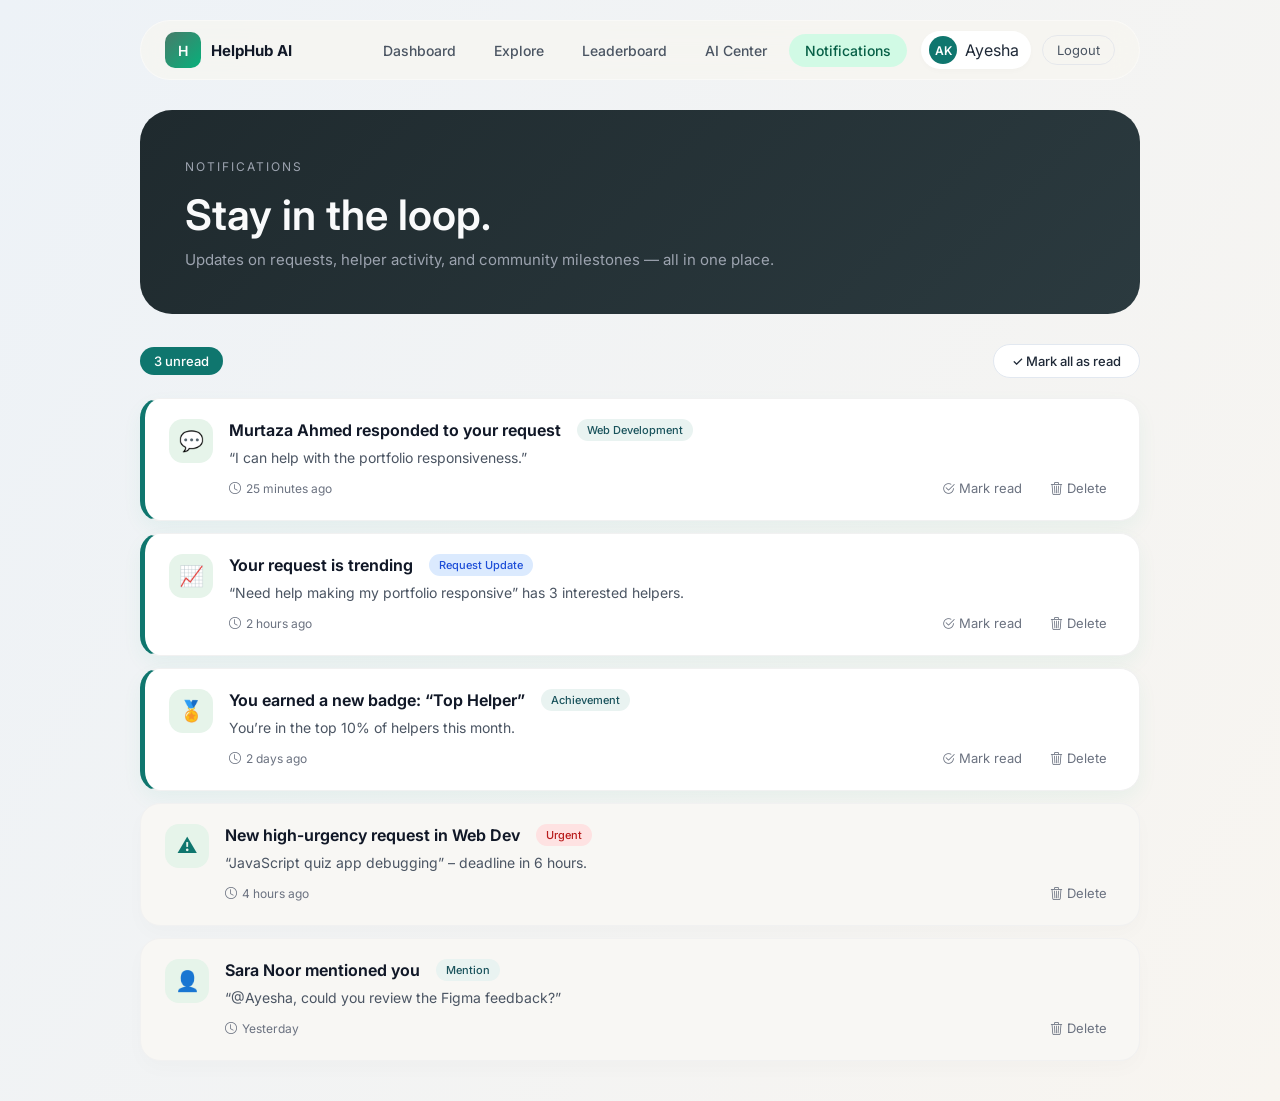
<file: notification.html>
<!DOCTYPE html>
<html lang="en">
<head>
  <meta charset="UTF-8">
  <meta name="viewport" content="width=device-width, initial-scale=1.0">
  <title>HelpHub AI · Notifications</title>
  <!-- Fonts & Icons -->
  <link href="https://fonts.googleapis.com/css2?family=Inter:wght@300;400;500;600;700&display=swap" rel="stylesheet">
  <link rel="stylesheet" href="https://cdn.jsdelivr.net/npm/bootstrap-icons@1.11.3/font/bootstrap-icons.min.css">
  <style>
    * {
      margin: 0;
      padding: 0;
      box-sizing: border-box;
      font-family: 'Inter', sans-serif;
      transition: all 0.2s ease;
    }

    body {
      background: linear-gradient(120deg, #edf2f7, #f8f5f0);
      color: #1f2937;
      padding: 20px 20px 40px;
      min-height: 100vh;
    }

    .container {
      max-width: 1000px;
      margin: 0 auto;
    }

    /* ----- Navigation (glassmorphic, matches existing) ----- */
    .navbar {
      display: flex;
      justify-content: space-between;
      align-items: center;
      padding: 10px 24px;
      margin-bottom: 30px;
      background: rgba(248, 246, 240, 0.65);
      backdrop-filter: blur(12px);
      -webkit-backdrop-filter: blur(12px);
      border-radius: 40px;
      border: 1px solid rgba(255, 255, 255, 0.4);
      position: sticky;
      top: 20px;
      z-index: 100;
    }

    .logo {
      display: flex;
      align-items: center;
      gap: 10px;
    }

    .logo-icon {
      width: 36px;
      height: 36px;
      background: linear-gradient(135deg, #477c6a, #07b07b);
      color: white;
      display: flex;
      align-items: center;
      justify-content: center;
      border-radius: 10px;
      font-weight: 600;
      font-size: 14px;
    }

    .logo-text {
      font-weight: 700;
      font-size: 15px;
      color: #111827;
    }

    .nav-links {
      display: flex;
      align-items: center;
      gap: 6px;
      flex-wrap: wrap;
    }

    .nav-links a {
      text-decoration: none;
      color: #4b5563;
      font-weight: 500;
      font-size: 14px;
      padding: 8px 16px;
      border-radius: 30px;
    }

    .nav-links a.active {
      background: #d1fae5;
      color: #065f46;
    }

    .nav-links a:hover {
      background: #e5e7eb;
    }

    #userChip {
      display: flex;
      align-items: center;
      gap: 8px;
      background: white;
      padding: 5px 12px 5px 8px;
      border-radius: 40px;
      margin-left: 8px;
      box-shadow: 0 2px 6px rgba(0,0,0,0.02);
    }

    .user-avatar-small {
      width: 28px;
      height: 28px;
      background: #0f766e;
      color: white;
      border-radius: 50%;
      display: flex;
      align-items: center;
      justify-content: center;
      font-weight: 600;
      font-size: 12px;
    }

    #logoutBtn {
      background: none;
      border: 1px solid #e5e7eb;
      padding: 6px 14px;
      border-radius: 20px;
      font-size: 13px;
      cursor: pointer;
      margin-left: 5px;
      color: #4b5563;
    }

    #logoutBtn:hover {
      background: #fee2e2;
      border-color: #f87171;
      color: #b91c1c;
    }

    /* ----- Hero (matching AI Center style) ----- */
    .hero {
      background: linear-gradient(135deg, #1f2a2e, #2b3a3f);
      padding: 45px 45px;
      border-radius: 32px;
      color: #f9fafb;
      margin-bottom: 30px;
    }

    .hero small {
      font-size: 12px;
      letter-spacing: 2px;
      color: #9ca3af;
      text-transform: uppercase;
    }

    .hero h1 {
      font-size: 42px;
      font-weight: 600;
      line-height: 1.2;
      margin: 15px 0 10px;
    }

    .hero p {
      color: #9ca3af;
      font-size: 15px;
    }

    /* ----- Notification Controls ----- */
    .notif-toolbar {
      display: flex;
      justify-content: space-between;
      align-items: center;
      margin-bottom: 20px;
    }

    .unread-badge {
      background: #0f766e;
      color: white;
      padding: 6px 14px;
      border-radius: 30px;
      font-size: 13px;
      font-weight: 500;
    }

    .btn-mark-all {
      background: white;
      border: 1px solid #e2e8f0;
      padding: 8px 18px;
      border-radius: 30px;
      font-size: 13px;
      font-weight: 500;
      color: #1f2937;
      cursor: pointer;
    }

    .btn-mark-all:hover {
      background: #d1fae5;
      border-color: #0f766e;
    }

    /* ----- Notification Cards ----- */
    .notification-list {
      display: flex;
      flex-direction: column;
      gap: 12px;
    }

    .notification-card {
      background: #f8f7f4;
      border-radius: 20px;
      padding: 20px 24px;
      box-shadow: 0 8px 20px rgba(0, 0, 0, 0.02);
      border: 1px solid #f1f1f1;
      display: flex;
      align-items: flex-start;
      gap: 16px;
      transition: all 0.2s;
      position: relative;
    }

    .notification-card.unread {
      background: #ffffff;
      border-left: 5px solid #0f766e;
      box-shadow: 0 8px 20px rgba(7, 176, 123, 0.06);
    }

    .notif-icon {
      width: 44px;
      height: 44px;
      background: #e6f4ea;
      border-radius: 14px;
      display: flex;
      align-items: center;
      justify-content: center;
      color: #0f766e;
      font-size: 20px;
      flex-shrink: 0;
    }

    .notif-content {
      flex: 1;
    }

    .notif-header {
      display: flex;
      align-items: center;
      flex-wrap: wrap;
      gap: 8px 16px;
      margin-bottom: 6px;
    }

    .notif-title {
      font-weight: 650;
      font-size: 16px;
      color: #111827;
    }

    .notif-tag {
      font-size: 11px;
      padding: 4px 10px;
      border-radius: 30px;
      font-weight: 500;
      background: #e9f3f1;
      color: #1a535c;
    }

    .notif-tag.urgent {
      background: #fee2e2;
      color: #b91c1c;
    }

    .notif-tag.system {
      background: #dbeafe;
      color: #1d4ed8;
    }

    .notif-message {
      color: #4b5563;
      font-size: 14px;
      margin-bottom: 8px;
      line-height: 1.5;
    }

    .notif-footer {
      display: flex;
      justify-content: space-between;
      align-items: center;
      font-size: 12px;
      color: #6b7280;
    }

    .notif-time {
      display: flex;
      align-items: center;
      gap: 5px;
    }

    .notif-actions {
      display: flex;
      gap: 12px;
    }

    .notif-actions button {
      background: none;
      border: none;
      color: #6b7280;
      font-size: 13px;
      cursor: pointer;
      display: flex;
      align-items: center;
      gap: 4px;
      padding: 4px 8px;
      border-radius: 20px;
    }

    .notif-actions button:hover {
      background: #e5e7eb;
      color: #111827;
    }

    .empty-state {
      text-align: center;
      padding: 60px 20px;
      background: #f8f7f4;
      border-radius: 28px;
      color: #6b7280;
    }

    /* Responsive */
    @media (max-width: 700px) {
      .navbar {
        flex-direction: column;
        gap: 12px;
        align-items: stretch;
      }
      .nav-links {
        justify-content: center;
      }
      .hero {
        padding: 30px 20px;
      }
      .hero h1 {
        font-size: 30px;
      }
      .notification-card {
        flex-direction: column;
        align-items: flex-start;
      }
      .notif-footer {
        flex-direction: column;
        align-items: flex-start;
        gap: 10px;
      }
      .notif-actions {
        width: 100%;
        justify-content: flex-start;
      }
    }
  </style>
</head>
<body>
<div class="container">

  <!-- Navigation Bar (same as dashboard) -->
  <nav class="navbar">
    <div class="logo">
      <div class="logo-icon">H</div>
      <span class="logo-text">HelpHub AI</span>
    </div>
    <div class="nav-links">
      <a href="dashboard.html">Dashboard</a>
      <a href="explore.html">Explore</a>
      <a href="leader.html">Leaderboard</a>
      <a href="AI Center.html">AI Center</a>
      <a href="notifications.html" class="active">Notifications</a>
      <div id="userChip">
        <span class="user-avatar-small" id="userInitials">AK</span>
        <span id="userNameDisplay">Ayesha</span>
      </div>
      <button id="logoutBtn">Logout</button>
    </div>
  </nav>

  <!-- Hero Section -->
  <section class="hero">
    <small>NOTIFICATIONS</small>
    <h1>Stay in the loop.</h1>
    <p>Updates on requests, helper activity, and community milestones — all in one place.</p>
  </section>

  <!-- Toolbar & Notifications -->
  <div class="notif-toolbar">
    <span class="unread-badge" id="unreadCount">0 unread</span>
    <button class="btn-mark-all" id="markAllReadBtn">✓ Mark all as read</button>
  </div>

  <div id="notificationContainer" class="notification-list">
    <!-- Dynamically populated by JavaScript -->
  </div>
</div>

<script>
  (function() {
    // ---------- LOCALSTORAGE SETUP ----------
    const STORAGE_KEY = 'helphub_notifications';
    const USER_KEY = 'helphub_user';

    // Default mock notifications (like real platform)
    const defaultNotifications = [
      {
        id: 'n1',
        title: 'Murtaza Ahmed responded to your request',
        message: '“I can help with the portfolio responsiveness. Share your repo link.”',
        category: 'Web Development',
        urgency: 'normal',
        time: '25 minutes ago',
        read: false,
        icon: '💬',
        type: 'response'
      },
      {
        id: 'n2',
        title: 'Your request is trending',
        message: '“Need help making my portfolio responsive” has 3 interested helpers.',
        category: 'Request Update',
        urgency: 'normal',
        time: '2 hours ago',
        read: false,
        icon: '📈',
        type: 'system'
      },
      {
        id: 'n3',
        title: 'New high‑urgency request in Web Dev',
        message: '“JavaScript quiz app debugging” – deadline in 6 hours.',
        category: 'Urgent',
        urgency: 'high',
        time: '4 hours ago',
        read: true,
        icon: '⚠️',
        type: 'alert'
      },
      {
        id: 'n4',
        title: 'Sara Noor mentioned you in a comment',
        message: '“@Ayesha, could you review the Figma feedback thread?”',
        category: 'Mention',
        urgency: 'normal',
        time: 'Yesterday',
        read: true,
        icon: '👤',
        type: 'mention'
      },
      {
        id: 'n5',
        title: 'You earned a new badge: “Top Helper”',
        message: 'You’re now in the top 10% of helpers this month. Keep it up!',
        category: 'Achievement',
        urgency: 'normal',
        time: '2 days ago',
        read: false,
        icon: '🏅',
        type: 'badge'
      }
    ];

    // Load or initialize notifications
    function loadNotifications() {
      const stored = localStorage.getItem(STORAGE_KEY);
      if (stored) {
        try {
          return JSON.parse(stored);
        } catch (e) {
          return defaultNotifications;
        }
      } else {
        localStorage.setItem(STORAGE_KEY, JSON.stringify(defaultNotifications));
        return defaultNotifications;
      }
    }

    function saveNotifications(notifs) {
      localStorage.setItem(STORAGE_KEY, JSON.stringify(notifs));
    }

    let notifications = loadNotifications();

    // ---------- USER INFO (for navbar) ----------
    function getUser() {
      const stored = localStorage.getItem(USER_KEY);
      if (stored) {
        try { return JSON.parse(stored); } catch(e) { return null; }
      }
      // fallback demo user
      return { name: 'Ayesha Khan', initials: 'AK' };
    }

    const user = getUser();
    document.getElementById('userNameDisplay').textContent = user.name ? user.name.split(' ')[0] : 'User';
    document.getElementById('userInitials').textContent = user.initials || (user.name ? user.name.charAt(0).toUpperCase() : 'U');

    // Logout
    document.getElementById('logoutBtn').addEventListener('click', function() {
      localStorage.removeItem(USER_KEY);
      window.location.href = 'signup.html';
    });

    // ---------- RENDER NOTIFICATIONS ----------
    const container = document.getElementById('notificationContainer');
    const unreadSpan = document.getElementById('unreadCount');

    function renderNotifications() {
      const activeNotifications = notifications.filter(n => !n.deleted); // soft delete support
      if (activeNotifications.length === 0) {
        container.innerHTML = `<div class="empty-state">
          <i class="bi bi-bell-slash" style="font-size: 32px; opacity: 0.5; margin-bottom: 16px; display: block;"></i>
          <h3 style="font-weight: 500;">All caught up!</h3>
          <p style="margin-top: 8px;">No new notifications.</p>
        </div>`;
        unreadSpan.textContent = `0 unread`;
        return;
      }

      let html = '';
      let unreadCount = 0;

      activeNotifications.sort((a, b) => (a.read === b.read) ? 0 : a.read ? 1 : -1); // unread first

      activeNotifications.forEach(notif => {
        if (!notif.read) unreadCount++;
        const readClass = notif.read ? '' : 'unread';
        const urgencyClass = notif.urgency === 'high' ? 'urgent' : (notif.type === 'system' ? 'system' : '');
        
        html += `
          <div class="notification-card ${readClass}" data-id="${notif.id}">
            <div class="notif-icon">${notif.icon || '🔔'}</div>
            <div class="notif-content">
              <div class="notif-header">
                <span class="notif-title">${notif.title}</span>
                <span class="notif-tag ${urgencyClass}">${notif.category}</span>
              </div>
              <div class="notif-message">${notif.message}</div>
              <div class="notif-footer">
                <span class="notif-time"><i class="bi bi-clock"></i> ${notif.time}</span>
                <div class="notif-actions">
                  ${!notif.read ? `<button class="mark-read-btn" data-id="${notif.id}"><i class="bi bi-check2-circle"></i> Mark read</button>` : ''}
                  <button class="delete-btn" data-id="${notif.id}"><i class="bi bi-trash3"></i> Delete</button>
                </div>
              </div>
            </div>
          </div>
        `;
      });

      container.innerHTML = html;
      unreadSpan.textContent = `${unreadCount} unread`;

      // Attach event listeners to buttons
      document.querySelectorAll('.mark-read-btn').forEach(btn => {
        btn.addEventListener('click', (e) => {
          e.stopPropagation();
          const id = btn.dataset.id;
          markAsRead(id);
        });
      });

      document.querySelectorAll('.delete-btn').forEach(btn => {
        btn.addEventListener('click', (e) => {
          e.stopPropagation();
          const id = btn.dataset.id;
          deleteNotification(id);
        });
      });
    }

    function markAsRead(id) {
      const notif = notifications.find(n => n.id === id);
      if (notif) {
        notif.read = true;
        saveNotifications(notifications);
        renderNotifications();
      }
    }

    function markAllAsRead() {
      notifications.forEach(n => { n.read = true; });
      saveNotifications(notifications);
      renderNotifications();
    }

    function deleteNotification(id) {
      const index = notifications.findIndex(n => n.id === id);
      if (index !== -1) {
        notifications.splice(index, 1); // permanent delete
        saveNotifications(notifications);
        renderNotifications();
      }
    }

    // Mark all as read button
    document.getElementById('markAllReadBtn').addEventListener('click', markAllAsRead);

    // Initial render
    renderNotifications();

    // (Optional) simulate real-time: you could add a "new notification" after timeout, but not necessary.
  })();
</script>
</body>
</html>
</file>
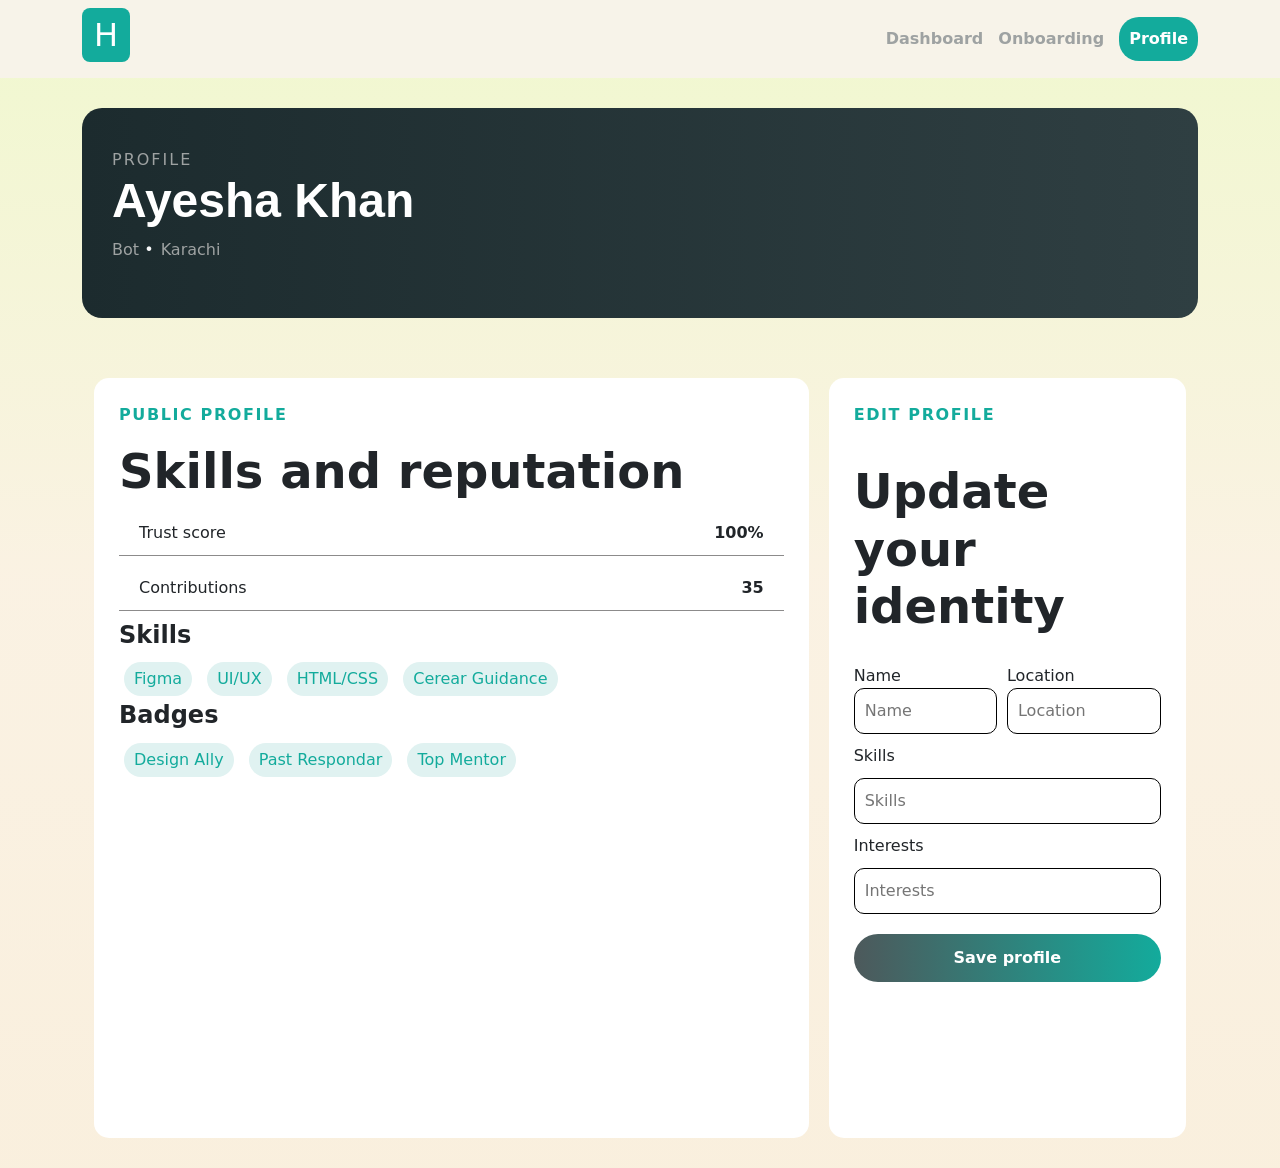
<file: profile.html>
<!DOCTYPE html>
<html lang="en">
<head>
    <meta charset="UTF-8">
    <meta name="viewport" content="width=device-width, initial-scale=1.0">
    <link rel="stylesheet" href="profile.css">
    <link href="https://cdn.jsdelivr.net/npm/bootstrap@5.0.2/dist/css/bootstrap.min.css" rel="stylesheet" integrity="sha384-EVSTQN3/azprG1Anm3QDgpJLIm9Nao0Yz1ztcQTwFspd3yD65VohhpuuCOmLASjC" crossorigin="anonymous">
    <title>Document</title>
</head>
<body>

     <!-- Navbar -->
  <nav class="navbar">
    <div class="container nav-containe logo">
        <h2 class="logo-icon">H</h2>
    <div class="nav-links">
      <a href="dashboard.html">Dashboard</a>
      <a href="dashboard.html">Onboarding</a>
      <a href="profile.html" class="active highlight" style="background-color: #13ab9c;">Profile</a>
    </div>
    </div>
  </nav>

<div class="container ">
    
 
  <!-- Profile Header -->
  <section class="profile-header container">
    <span>PROFILE</span>
    <h1>Ayesha Khan</h1>
    <p>Bot <span class="text-light">•</span> Karachi</p>
  </section>

  <!-- Main Grid -->
  <section class="my-container container">

    <!-- Left Card -->
    <div class="my-card">

        <p class="green">PUBLIC PROFILE</p>

        <div class="heading-content">
            <h2 >Skills and reputation</h2>
        </div>

      <div class="my-row">
        <span>Trust score</span>
        <span class="fw-bold">100%</span>
      </div>

      <div class="my-row">
        <span>Contributions</span>
        <span class="fw-bold">35</span>
      </div>

      <h4 class="fw-bold">Skills</h4>
      <div class="tags">
        <span>Figma</span>
        <span>UI/UX</span>
        <span>HTML/CSS</span>
        <span>Cerear Guidance</span>
      </div>

      <h4 class="fw-bold">Badges</h4>
      <div class="tags">
        <span>Design Ally</span>
        <span>Past Respondar</span>
        <span>Top Mentor</span>
      </div>

    </div>

    <!-- Right Card -->
    <div class="my-card card2">
        <p class="green">EDIT PROFILE</p>
      <div class="heading-content">
        <h2>Update your identity</h2>
      </div>

      <div class="input-field">
        <div class="top-field">
            <div class="first">
                <label for="Name">Name</label>
        <input type="text" placeholder="Name">
            </div>
        <div class="sec">
            <label for="location">Location</label>
      <input type="text" placeholder="Location">
        </div>
        </div>
      <label for="Skills">Skills</label>
      <input type="text" placeholder="Skills">
      <label for="Interests">Interests</label>
      <input type="text" placeholder="Interests">
      </div>

      <button>Save profile</button>
    </div>

  </section>

</div>

</div>    
</body>
<script src="https://cdn.jsdelivr.net/npm/@popperjs/core@2.9.2/dist/umd/popper.min.js" integrity="sha384-IQsoLXl5PILFhosVNubq5LC7Qb9DXgDA9i+tQ8Zj3iwWAwPtgFTxbJ8NT4GN1R8p" crossorigin="anonymous"></script>
<script src="https://cdn.jsdelivr.net/npm/bootstrap@5.0.2/dist/js/bootstrap.min.js" integrity="sha384-cVKIPhGWiC2Al4u+LWgxfKTRIcfu0JTxR+EQDz/bgldoEyl4H0zUF0QKbrJ0EcQF" crossorigin="anonymous"></script>
</html>
</file>
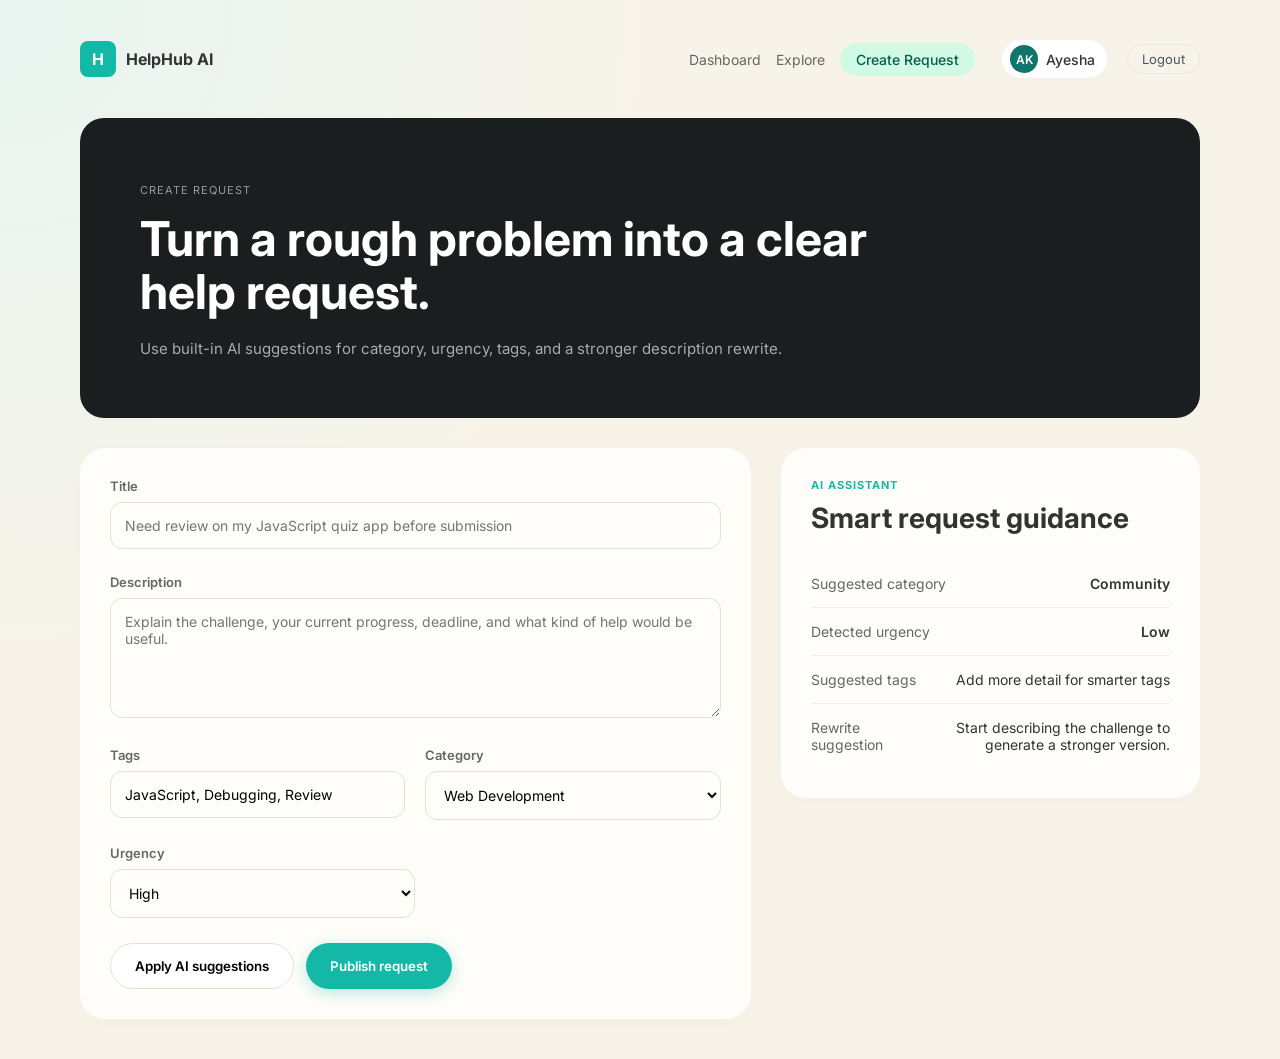
<file: request.html>
<!DOCTYPE html>
<html lang="en">
<head>
    <meta charset="UTF-8">
    <meta name="viewport" content="width=device-width, initial-scale=1.0">
    <title>HelpHub AI - Create Request</title>
    <link href="https://fonts.googleapis.com/css2?family=Inter:wght@300;400;600;700&display=swap" rel="stylesheet">
    <style>
  :root {
    --bg-color: #f7f3e9;
    --card-light: #fffdf9;
    --dark-header: #1a1e1f;
    --accent-teal: #14b8a6;
    --text-main: #333;
    --text-muted: #666;
    --border-color: #e5e0d5;
}

* {
    box-sizing: border-box;
    margin: 0;
    padding: 0;
    font-family: 'Inter', sans-serif;
}

body {
    background-color: var(--bg-color);
    background: radial-gradient(circle at top left, #e8f5f1 0%, #f7f3e9 40%);
    /* Responsive padding: smaller on mobile, larger on desktop */
    padding: 20px; 
    color: var(--text-main);
}

/* Container to constrain width on ultra-wide screens */
.page-wrapper {
    max-width: 1200px;
    margin: 0 auto;
}

/* Navbar */
nav {
    display: flex;
    justify-content: space-between;
    align-items: center;
    padding-bottom: 40px;
    flex-wrap: wrap; /* Allows wrapping on very small screens */
    gap: 15px;
}

.logo {
    display: flex;
    align-items: center;
    gap: 10px;
    font-weight: 700;
}

.logo-icon {
    background-color: var(--accent-teal);
    color: white;
    padding: 8px 12px;
    border-radius: 8px;
}

.nav-links {
    display: flex;
    gap: 15px;
    align-items: center;
}

.nav-links a {
    text-decoration: none;
    color: var(--text-muted);
    font-size: 14px;
}

.btn-request {
    background-color: #d8e6e2;
    color: #2d4a43;
    padding: 8px 16px;
    border-radius: 20px;
    font-weight: 500;
}

/* Hero Header */
header {
    background-color: var(--dark-header);
    color: white;
    padding: 40px; /* Reduced from 60px */
    border-radius: 24px;
    margin-bottom: 30px;
}

header span {
    text-transform: uppercase;
    font-size: 11px;
    letter-spacing: 1px;
    color: #999;
}

header h1 {
    font-size: clamp(28px, 5vw, 48px); /* Fluid typography */
    margin-top: 15px;
    max-width: 800px;
    line-height: 1.1;
}

header p {
    margin-top: 20px;
    color: #aaa;
    font-size: 15px;
}

/* Responsive Grid Layout */
.main-container {
    display: grid;
    /* Default: Stacked for mobile */
    grid-template-columns: 1fr;
    gap: 20px;
    align-items: start;
}

.card {
    background-color: var(--card-light);
    border-radius: 25px;
    padding: 30px; /* Adjusted from 40px */
    box-shadow: 0 4px 20px rgba(0,0,0,0.02);
}

/* Form Styling */
.form-group {
    margin-bottom: 25px;
}

label {
    display: block;
    font-size: 13px;
    font-weight: 600;
    color: var(--text-muted);
    margin-bottom: 8px;
}

input, textarea, select {
    width: 100%;
    padding: 14px;
    border: 1px solid var(--border-color);
    border-radius: 12px;
    background: transparent;
    font-size: 14px;
}

textarea {
    height: 120px;
    resize: vertical;
}

/* Responsive row for desktop, stacks on mobile */
.row {
    display: flex;
    flex-direction: column;
    gap: 0;
}

.row .form-group {
    flex: 1;
}

.form-actions {
    display: flex;
    flex-direction: column; /* Stack buttons on mobile */
    gap: 12px;
    margin-top: 20px;
}

.btn-outline, .btn-primary {
    width: 100%; /* Full width on mobile */
    padding: 14px 24px;
    border-radius: 25px;
    font-weight: 600;
    cursor: pointer;
    text-align: center;
}

.btn-outline {
    border: 1px solid var(--border-color);
    background: white;
}

.btn-primary {
    background-color: var(--accent-teal);
    color: white;
    border: none;
    box-shadow: 0 4px 15px rgba(20, 184, 166, 0.3);
}

/* Sidebar Styling */
.sidebar h2 {
    font-size: 28px;
    margin-bottom: 25px;
    line-height: 1.2;
}

.ai-label {
    color: var(--accent-teal);
    font-size: 11px;
    font-weight: 700;
    letter-spacing: 1px;
    margin-bottom: 10px;
    display: block;
}

.ai-data-row {
    display: flex;
    justify-content: space-between;
    padding: 15px 0;
    border-bottom: 1px solid #f0ede4;
    font-size: 14px;
    gap: 10px;
}

.ai-data-row span:first-child {
    color: var(--text-muted);
    min-width: 120px;
}

.ai-data-row span:last-child {
    font-weight: 600;
    text-align: right;
}

.ai-data-row.rewrite {
    flex-direction: column; /* Better for mobile reading */
    border-bottom: none;
}

.ai-data-row.rewrite p {
    margin-top: 8px;
    color: var(--text-main);
    text-align: left;
}

/* --- MEDIA QUERIES --- */

/* Tablet and Desktop View (768px and up) */
@media (min-width: 768px) {
    body {
        padding: 40px 60px;
    }
    
    .main-container {
        grid-template-columns: 1.6fr 1fr; /* Split view */
        gap: 30px;
    }

    .row {
        flex-direction: row;
        gap: 20px;
    }

    .form-actions {
        flex-direction: row;
    }

    .btn-outline, .btn-primary {
        width: auto;
    }

    .ai-data-row.rewrite {
        flex-direction: row;
    }
    
    .ai-data-row.rewrite p {
        text-align: right;
        margin-top: 0;
    }
}

/* Desktop Large (1024px and up) */
@media (min-width: 1024px) {
    body {
        padding: 40px 80px;
    }
    
    header {
        padding: 60px;
    }
}
</style>
</head>
<body>

    <nav>
        <div class="logo">
            <span class="logo-icon">H</span>
            <span>HelpHub AI</span>
        </div>
        <div class="nav-links">
            <a href="#">Dashboard</a>
            <a href="explore.html">Explore</a>
            <a href="request.html" class="btn-request">Create Request</a>
        </div>
    </nav>

    <header>
        <span>Create Request</span>
        <h1>Turn a rough problem into a clear help request.</h1>
        <p>Use built-in AI suggestions for category, urgency, tags, and a stronger description rewrite.</p>
    </header>

    <div class="main-container">
        <div class="card">
            <div class="form-group">
                <label>Title</label>
                <input type="text" placeholder="Need review on my JavaScript quiz app before submission">
            </div>

            <div class="form-group">
                <label>Description</label>
                <textarea placeholder="Explain the challenge, your current progress, deadline, and what kind of help would be useful."></textarea>
            </div>

            <div class="row">
                <div class="form-group">
                    <label>Tags</label>
                    <input type="text" value="JavaScript, Debugging, Review">
                </div>
                <div class="form-group">
                    <label>Category</label>
                    <select>
                        <option>Web Development</option>
                    </select>
                </div>
            </div>

            <div class="form-group" style="width: 50%;">
                <label>Urgency</label>
                <select>
                    <option>High</option>
                    <option>Medium</option>
                    <option>Low</option>
                </select>
            </div>

            <div class="form-actions">
                <button class="btn-outline">Apply AI suggestions</button>
                <button class="btn-primary">Publish request</button>
            </div>
        </div>

        <div class="card sidebar">
            <span class="ai-label">AI ASSISTANT</span>
            <h2>Smart request guidance</h2>
            
            <div class="ai-data-row">
                <span>Suggested category</span>
                <span>Community</span>
            </div>
            <div class="ai-data-row">
                <span>Detected urgency</span>
                <span>Low</span>
            </div>
            <div class="ai-data-row">
                <span>Suggested tags</span>
                <span style="color: #333; font-weight: 400;">Add more detail for smarter tags</span>
            </div>
            <div class="ai-data-row rewrite">
                <span>Rewrite suggestion</span>
                <p>Start describing the challenge to generate a stronger version.</p>
            </div>
        </div>
    </div>

</body>
<script src="app.js"></script>
</html>
</file>
<file: home.css>
* {
  margin: 0;
  padding: 0;
  box-sizing: border-box;
  font-family: sans-serif;
}

body {
  background: #f5f5f3;
  color: #222;
}

/* NAVBAR */
.navbar {
  display: flex;
  justify-content: space-between;
  box-shadow: 0 2px 4px rgba(1, 1, 1, 0.1);
  padding: 20px 40px;
  align-items: center;
}

.navbar>.logo {
  display: flex;
  align-items: center;
  gap: 10px;
  font-weight: 700;
}

.logo>.logo-icon {
  background-color: #14b8a6;
  color: rgb(255, 255, 255);
  padding: 8px 12px;
  border-radius: 8px;
}

.navbar nav a {
  margin: 0 10px;
  text-decoration: none;
  color: #333;
}

.btn {
  background: #0f766e;
  color: white;
  border: none;
  padding: 10px 18px;
  border-radius: 20px;
}

/* HERO */
.hero {
  display: grid;
  grid-template-columns: 1fr 1fr;
  background: rgb(232, 229, 229);
  width: 90%;
  margin: 40px auto;
  border-radius: 10px;
  box-shadow: 0 2px 4px rgba(1, 1, 1, 0.1);
  padding: 40px;
  gap: 30px;
}

.hero .left p {
  margin-bottom: 20px;
}

.stats>div {
  border: 1px solid rgba(0, 0, 0, 0.1);
  width: 140px;
}

.stats>div>h3 {
  color: #0F766E;
}

.stats>div>p {
  font-weight: bolder;
  font-size: 24px;
}

.stats>div>span {
  font-size: 13px;
  color: rgb(113, 113, 113);
}

.hero h1 {
  font-size: 50px;
  margin-bottom: 15px;
}

.buttons button {
  margin-right: 10px;
  padding: 10px 15px;
  border-radius: 10px;
  border: none;
}

.primary {
  background: #0f766e;
  color: white;
}

.secondary {
  background: #acaaaa;
}

.stats {
  display: flex;
  gap: 20px;
  margin-top: 20px;
}

.stats div {
  background: #e6f4ea;
  padding: 15px;
  border-radius: 12px;
}

/* RIGHT SIDE */
.right {
  background: #0f3d3a;
  color: white;
  padding: 20px;
  border-radius: 20px;
}

.right>.card {
  background: #f6f6e8;
}

.right h2 {
  font-size: 42px;
  margin-bottom: 10px;
}

.right>.right-para {
  color: #e3efee;
}

.right h3 {
  margin-bottom: 10px;
}

.right p {
  color: rgb(44, 44, 43);
}

.card {
  background: white;
  color: black;
  margin-top: 15px;
  padding: 15px;
  border-radius: 12px;
}

/* CORE */
.core {
  padding: 40px;
}

.core h2 {
  font-size: 36px;
  margin-bottom: 20px;
}

.core h4 {
  color: #0f766e;
  margin-bottom: 10px;
}

.grid {
  display: grid;
  grid-template-columns: repeat(3, 1fr);
  gap: 20px;
  margin-top: 20px;
}

.box {
  background: white;
  padding: 20px;
  border-radius: 12px;
}

.box h3 {
  margin-bottom: 10px;
  font-size: 22px;
}

.box p {
  color: rgb(81, 81, 80);
}

.requests {
  max-width: 1200px;
  margin: 60px auto;
  padding: 20px;
  font-family: "Inter", sans-serif;
}

.small {
  font-size: 12px;
  letter-spacing: 1px;
  color: #2f7d73;
  font-weight: 600;
}

h2 {
  font-size: 34px;
  margin-top: 5px;
}

.top {
  display: flex;
  justify-content: space-between;
  align-items: center;
}

.view-btn {
  background: #fff;
  border: none;
  padding: 10px 18px;
  border-radius: 20px;
  box-shadow: 0 2px 6px rgba(0, 0, 0, 0.1);
}

/* CARDS */
.cards {
  display: grid;
  grid-template-columns: repeat(3, 1fr);
  gap: 25px;
  margin-top: 30px;
}

.card {
  background: #f4f1eb;
  padding: 25px;
  border-radius: 20px;
}

.card h3 {
  margin: 10px 0;
  font-size: 18px;
}

.desc {
  color: #666;
  font-size: 14px;
  margin-bottom: 15px;
}

/* TAGS */
.tags {
  display: flex;
  gap: 8px;
  flex-wrap: wrap;
}

.tag {
  padding: 5px 10px;
  border-radius: 15px;
  font-size: 12px;
}

.green {
  background: #d7eee8;
  color: #1f7a6b;
}

.red {
  background: #ffdede;
  color: #c0392b;
}

.yellow {
  background: #fff3cd;
  color: #b8860b;
}

.light-green {
  background: #e6f4ea;
  color: #2e7d32;
}

.light {
  background: #e9ecef;
  color: #555;
}

.small-tags {
  margin: 10px 0;
}

/* USER */
.user {
  display: flex;
  justify-content: space-between;
  align-items: center;
  margin-top: 15px;
}

.user p {
  font-size: 13px;
  color: #777;
}

.detail-btn {
  background: #fff;
  border: none;
  padding: 10px 15px;
  border-radius: 20px;
}

/* FOOTER */
.footer {
  margin-top: 25px;
  font-size: 13px;
  color: #777;
}

/* ================= HOVER EFFECTS ================= */

/* Main buttons */
.btn:hover {
  background: #0d5f59;
  cursor: pointer;
}

.primary:hover {
  background: #0d5f59;
  cursor: pointer;
}

.secondary:hover {
  background: #8f8f8f;
  cursor: pointer;
}

/* View button */
.view-btn:hover {
  background: #0f766e;
  color: #fff;
  cursor: pointer;
}

/* Detail button */
.detail-btn:hover {
  background: #0f766e;
  color: #fff;
  cursor: pointer;
}

/* Navbar links */
.navbar nav a:hover {
  color: #0f766e;
}

/* Smooth effect */
button {
  transition: all 0.3s ease;
}

a {
  transition: all 0.3s ease;
}

/* RESPONSIVE */
@media(max-width: 900px) {
  .cards {
    grid-template-columns: 1fr;
  }
}

/* RESPONSIVE */
@media(max-width: 768px) {
  .hero {
    grid-template-columns: 1fr;
  }

  .grid,
  .cards {
    grid-template-columns: 1fr;
  }
}



/* ================= RESPONSIVE ================= */

/* Tablets & small laptops */
@media (max-width: 992px) {
  .navbar {
    padding: 15px 20px;
  }

  .hero {
    grid-template-columns: 1fr;
    padding: 30px;
  }

  .hero h1 {
    font-size: 36px;
  }

  .right h2 {
    font-size: 32px;
  }

  .stats {
    flex-wrap: wrap;
  }

  .stats>div {
    width: 45%;
  }
}

/* Mobile devices */
@media (max-width: 600px) {
  .navbar {
    flex-direction: column;
    align-items: flex-start;
    gap: 10px;
  }

  .navbar nav {
    display: flex;
    flex-wrap: wrap;
    gap: 10px;
  }

  .btn {
    align-self: flex-start;
  }

  .hero {
    width: 95%;
    padding: 20px;
  }

  .hero h1 {
    font-size: 26px;
    line-height: 1.3;
  }

  .hero p {
    font-size: 14px;
  }

  .buttons {
    display: flex;
    flex-direction: column;
    gap: 10px;
  }

  .buttons button {
    width: 100%;
  }

  .stats {
    flex-direction: column;
  }

  .stats>div {
    width: 100%;
  }

  .right {
    padding: 15px;
  }

  .right h2 {
    font-size: 24px;
  }

  .right p {
    font-size: 14px;
  }

  .card {
    padding: 12px;
  }
}

/* Extra small devices */
@media (max-width: 400px) {
  .hero h1 {
    font-size: 22px;
  }

  .right h2 {
    font-size: 20px;
  }
}

/* FIX: View button responsive */
@media (max-width: 600px) {
  .top {
    flex-direction: column;
    align-items: flex-start;
    gap: 15px;
  }

  .view-btn {
    width: 100%;
    text-align: center;
  }
}



/* .....About .html */
</file>
<file: AI Center.css>
* {
            margin: 0;
            padding: 0;
            box-sizing: border-box;
            transition: all 0.2s ease;
        }

        body {
            background: linear-gradient(120deg, #edf2f7, #f8f5f0);
            font-family: 'Inter', sans-serif;
            color: #1f2937;
        }

        .container {
            max-width: 1100px;
        }

        .brand {
            display: flex;
            align-items: center;
            gap: 10px;
        }

        .brand-circle {
            width: 36px;
            height: 36px;
            background: linear-gradient(135deg, #477c6a, #07b07b);
            color: white;
            display: flex;
            align-items: center;
            justify-content: center;
            border-radius: 10px;
            font-weight: 600;
            font-size: 14px;
        }

        .brand strong {
            font-size: 15px;
            font-weight: 600;
            color: #111827;
        }

        .custom-nav {
            margin-top: -28px;
            padding: 5px 5px;
            position: sticky;
            top: 0;
            z-index: 1000;
            margin-bottom: 10px;
            backdrop-filter: blur(10px);
        }

        .nav-links {
            display: flex;
            align-items: center;
        }

        .nav-links a {
            font-size: 14px;
            color: #6b7280;
            font-weight: 500;
            margin-left: 28px;
            text-decoration: none;
        }

        .nav-links a:hover {
            color: #111827;
            background: #d1fae5;
            padding: 7px 16px;
            border-radius: 20px;
            font-weight: 500;
        }

        .hero {
            background: linear-gradient(135deg, #1f2a2e, #2b3a3f);
            padding: 70px;
            border-radius: 32px;
            color: #f9fafb;
        }

        .hero small {
            font-size: 12px;
            letter-spacing: 2px;
            color: #9ca3af;
        }

        .hero h1 {
            font-size: 46px;
            font-weight: 600;
            line-height: 1.2;
            margin: 15px 0;
        }

        .hero p {
            color: #9ca3af;
            font-size: 15px;
        }

        .stat-card {
            background: #f9fafb;
            border-radius: 20px;
            padding: 25px;
            box-shadow: 0 5px 15px rgba(0, 0, 0, 0.04);
            transition: 0.3s;
        }

        .stat-card h6 {
            font-size: 11px;
            color: #07806d;
            letter-spacing: 1.5px;
        }

        .stat-card h4 {
            font-weight: 600;
            margin-top: 10px;
        }

        .stat-card h2 {
            font-weight: 600;
            color: #161918;
        }

        .stat-card:hover {
            transform: translateY(-4px);
        }

        .main-box {
            background: #f8f7f4;
            border-radius: 28px;
            padding: 35px;
            margin-top: 40px;
            box-shadow: 0 10px 25px rgba(0, 0, 0, 0.05);
        }

        .main-box h4 {
            font-weight: 600;
            margin-bottom: 20px;
            color: #141515;
        }

        .main-box h6 {
            font-size: 12px;
            font-weight: 600;
            color: #07806d;
        }

        .request {
            background: #ffffff;
            border-radius: 16px;
            padding: 18px;
            margin-bottom: 15px;
            border: 1px solid #f1f1f1;
            transition: 0.3s;
        }

        .request h6 {
            font-weight: 600;
            color: #07806d;

        }

        .request p {
            color: #6b7280;
            font-size: 14px;
            margin: 5px 0 10px;
        }

        .request:hover {
            transform: translateY(-4px);
        }

        .tag {
            font-size: 12px;
            padding: 5px 12px;
            border-radius: 20px;
            margin-right: 6px;
            cursor: pointer;
        }

        .green {
            background: #13d2c928;
            color: #07806d;
            font-weight: 500;
            cursor: pointer;
        }

        .gray {
            background: #13d2c928;
            color: #07806d;
            cursor: pointer;
        }
</file>
<file: explore.css>
* {
  margin: 0;
  padding: 0;
  box-sizing: border-box;
  font-family: sans-serif;
}

body {
  background: white;
  padding: 20px;
}


/* NAVBAR */
.navbar , .mynav {
  display: flex;
  justify-content: space-between;
  align-items: center;
  margin-bottom: 30px;
  background-color: #f3efe4;
}

.logo {
  display: flex;
  align-items: center;
  gap: 10px;
}
.avatar {
    width: 30px;
    height: 30px;
    background-color: #2f8f73; /* green shade */
    color: white;
    display: flex;
    align-items: center;
    justify-content: center;
    border-radius: 12px; /* rounded corners */
    font-size: 16px;
    font-weight: semibold;
    font-family: Arial, sans-serif;
}

/* .circle {
  background: #0f766e;
  color: white;
  width: 40px;
  height: 40px;
  border-radius: 50%;
  display: flex;
  align-items: center;
  justify-content: center;
  font-weight: bold;
} */

nav a {
  margin-left: 20px;
  text-decoration: none;
  color: #555;
}

nav:hover{
  background: #d1fae5;
  padding: 8px 14px;
  border-radius: 20px;
  color: #065f46;
}

/* HERO */
.hero {
  background: linear-gradient(135deg, #1f2937, #111827);
  color: white;
  padding: 40px;
  border-radius: 25px;
  margin-bottom: 30px;
}

.hero h1 {
  font-size: 40px;
  margin: 10px 0;
}

.hero .subtext {
  color: #ccc;
}

.breadcrumb {
  font-size: 12px;
  letter-spacing: 2px;
  color: #aaa;
}

/* CONTENT */
.content {
  display: flex;
  gap: 20px;
}

/* CARD */
.card {
 background-color: #fdf9f0;
  padding: 20px;
  border-radius: 20px;
  /* flex: 1; */
  
}
.filter{
   display: flex;
  flex-direction: column;
  justify-content: space-between; /* This creates the space-around effect */
  min-height: 500px; /* Needs a height to spread items out */
  padding: 2rem !important;
}
.dropdown-container {
  display: flex;
  flex-direction: column;
  gap: 1.5rem; /* Better than space-around for forms */
}
/* FILTER */
.filter h4 {
  color: #888;
  margin-bottom: 10px;
  
}
.myspace{
  display: flex !important;
  flex-direction: column !important;

 
}

/* POST */
.tags {
  display: flex;
  gap: 10px;
  margin-bottom: 10px;
}



.blue { background: #dbeafe; color: #1d4ed8; }
.red { background: #fee2e2; color: #b91c1c; }
.green { background: #dcfce7; color: #166534; }

.line{
  display: flex;
  width: 100%;
  justify-content: space-between;
}
.whiteButton{
  background-color: #fefefe;
  padding: 10px;
  border: none;
  border-radius: 50px;
  font-weight: 600;
  color: black;
}

button{
  background-color: #ecefe8;
  color: #6c8981;
}

.tag-container {
  display: flex;
  gap: 8px;
  font-family: sans-serif;
}

.tag {
  padding: 6px 16px;
  border-radius: 50px;
  font-size: 14px;
  font-weight: 500;
}

.web-dev {
  background-color: #e9f3f1;
  color: #1a535c;
}

.priority-high {
  background-color: #fce8e8;
  color: #c53030;
}

.status-solved {
  background-color: #e6f4ea;
  color: #1e7e34;
}
.dropdown-container {
  width: 100%;
  max-width: 400px;
}

.custom-select {
  width: 100%;
  padding: 16px 20px;
  font-size: 16px;
  color: #333;
  background-color: #fff;
  border: 1px solid #eee;
  border-radius: 12px;
  appearance: none; /* Hides default arrow */
  background-image: url('data:image/svg+xml;charset=US-ASCII,<svg xmlns="http://w3.org" width="12" height="12" viewBox="0 0 24 24" fill="none" stroke="black" stroke-width="2" stroke-linecap="round" stroke-linejoin="round"><polyline points="6 9 12 15 18 9"></polyline></svg>');
  background-repeat: no-repeat;
  background-position: right 20px center;
  cursor: pointer;
}
</file>
<file: leader.css>
@import url('https://fonts.googleapis.com/css2?family=Inter:wght@400;500;600;700&display=swap');

        * {
            margin: 0;
            padding: 0;
            box-sizing: border-box;
            font-family: 'Inter', sans-serif;
        }

        body {
            background-color: #F6EFE7;
            background-image: 
                radial-gradient(circle at top left, #E1F2ED 0%, transparent 40%),
                radial-gradient(circle at top right, #FBEFE2 0%, transparent 40%);
            min-height: 100vh;
            display: flex;
            justify-content: center;
            align-items: flex-start; /* Mobile friendly start */
            padding: 20px;
        }

        .container {
            width: 100%;
            max-width: 920px;
            position: relative;
            margin-top: 20px;
        }

        /* --- HEADER SECTION --- */
        .header-panel {
            background-color: #232A2B;
            border-radius: 24px;
            padding: 60px 48px 80px 48px; /* Extra bottom padding for nav overlap */
            margin-bottom: -40px; /* Pulls the grid up */
            color: #ffffff;
            box-shadow: 0 20px 40px rgba(0,0,0,0.08);
        }

        .header-overline {
            font-size: 10px;
            font-weight: 700;
            letter-spacing: 1.5px;
            text-transform: uppercase;
            color: #A0AAB2;
            margin-bottom: 16px;
            display: block;
        }

        .header-panel h1 {
            font-size: 40px;
            font-weight: 700;
            line-height: 1.1;
            letter-spacing: -1px;
            margin-bottom: 16px;
            max-width: 650px;
        }

        .header-panel p {
            font-size: 14px;
            color: #A0AAB2;
            font-weight: 400;
            line-height: 1.5;
        }

        /* --- FLOATING NAVIGATION --- */
        .floating-nav {
            position: sticky; /* Sticky is better for mobile scrolling */
            top: 20px;
            width: 100%;
            height: 64px;
            background: rgba(248, 246, 240, 0.7);
            backdrop-filter: blur(12px);
            -webkit-backdrop-filter: blur(12px);
            display: flex;
            justify-content: space-between;
            align-items: center;
            padding: 0 24px;
            z-index: 100;
            border-radius: 32px;
            margin-bottom: 20px;
            border: 1px solid rgba(255,255,255,0.3);
        }

        .nav-logo {
            display: flex;
            align-items: center;
            gap: 10px;
        }

        .nav-logo-icon {
            width: 32px;
            height: 32px;
            background: #11816A;
            border-radius: 8px;
            display: flex;
            align-items: center;
            justify-content: center;
            color: white;
            font-weight: 700;
            font-size: 14px;
        }

        .nav-logo-text {
            font-weight: 700;
            font-size: 14px;
            color: #111;
        }

        .nav-links {
            display: flex;
            gap: 4px;
        }

        .nav-links a {
            text-decoration: none;
            color: #6B7280;
            font-size: 13px;
            font-weight: 500;
            padding: 8px 14px;
            border-radius: 20px;
        }

        .nav-links a.active {
            background: #DCEBE5;
            color: #157159;
            font-weight: 600;
        }

        /* --- CARDS SECTION --- */
        .cards-grid {
            display: grid;
            grid-template-columns: 1fr 1fr;
            gap: 20px;
            position: relative;
            z-index: 1;
        }

        .card {
            background-color: #F8F6F0;
            border-radius: 24px;
            padding: 32px;
            box-shadow: 0 10px 30px rgba(0,0,0,0.03);
        }

        .card-overline {
            font-size: 10px;
            font-weight: 700;
            letter-spacing: 1.5px;
            text-transform: uppercase;
            color: #2D7D68;
            margin-bottom: 12px;
            display: block;
        }

        .card h2 {
            font-size: 24px;
            font-weight: 700;
            color: #1A1D1F;
            margin-bottom: 24px;
        }

        /* --- LIST ITEMS --- */
        .list-container {
            display: flex;
            flex-direction: column;
            gap: 12px;
        }

        .list-item, .badge-item {
            background: #ffffff;
            border-radius: 16px;
            padding: 16px;
            box-shadow: 0 4px 12px rgba(0,0,0,0.02);
            display: flex;
            align-items: center;
            gap: 16px;
        }

        .avatar {
            width: 44px;
            height: 44px;
            border-radius: 50%;
            display: flex;
            align-items: center;
            justify-content: center;
            font-weight: 700;
            font-size: 14px;
            flex-shrink: 0;
        }

        .avatar.gold { background: #FFD700; color: #000; }
        .avatar.ha { background: #232A2B; color: #fff; }
        .avatar.sn { background: #F97316; color: #fff; }

        .item-details { flex-grow: 1; }

        .item-header {
            display: flex;
            justify-content: space-between;
            margin-bottom: 4px;
        }

        .name { font-size: 14px; font-weight: 700; color: #111; }
        .score { font-size: 14px; font-weight: 700; color: #111; }

        .item-meta {
            display: flex;
            justify-content: space-between;
        }

        .item-meta span { font-size: 12px; color: #8C9598; }

        /* Badge Specifics */
        .badge-item {
            flex-direction: column;
            align-items: flex-start;
            padding: 20px 16px;
        }

        .badge-name { font-size: 14px; font-weight: 700; color: #111; margin-bottom: 4px; }
        .badge-desc { font-size: 12px; color: #8C9598; margin-bottom: 16px; }

        .progress-bar {
            height: 6px;
            background: #F1F0EC;
            border-radius: 3px;
            width: 100%;
            overflow: hidden;
        }

        .progress-fill {
            height: 100%;
            background: linear-gradient(90deg, #D97706 0%, #059669 100%);
        }

        /* --- RESPONSIVE QUERIES --- */
        @media (max-width: 768px) {
            .header-panel {
                padding: 40px 24px 60px 24px;
            }
            .header-panel h1 {
                font-size: 28px;
            }
            .cards-grid {
                grid-template-columns: 1fr;
            }
            .nav-links a {
                padding: 8px 10px;
                font-size: 12px;
            }
            .nav-logo-text {
                display: none; /* Hide text on small mobiles to save space */
            }
        }
</file>
<file: messag.css>
.bdy{
    background: radial-gradient(circle at top left, rgba(16, 185, 129, 0.12), transparent 30%), radial-gradient(circle at top right, rgba(245, 158, 11, 0.16), transparent 28%), linear-gradient(180deg, #f7f0e6 0%, #f4efe6 52%, #efe7da 100%);
}

* {
    margin: 0;
    padding: 0;
    box-sizing: border-box;
    font-family: Arial, sans-serif;
}

body {
    background: #f5f5f2;
    color: #222;
}


.navbar {
    display: flex;
    justify-content: space-between;
    padding: 20px 40px;
    align-items: center;
}

.logo {
    display: flex;
    align-items: center;
    gap: 10px;
}

.logo-box {
    background: #1f9d8b;
    color: white;
    width: 35px;
    height: 35px;
    display: flex;
    justify-content: center;
    align-items: center;
    border-radius: 8px;
    font-weight: bold;
}

.nav-links a {
    margin-left: 25px;
    text-decoration: none;
    color: #444;
}

.nav-links a.active {
    background: #e6f4f1;
    padding: 6px 12px;
    border-radius: 15px;
}


.hero {
    margin: 20px 40px;
    background: linear-gradient(135deg, #1d2b2f, #233b39);
    color: white;
    padding: 40px;
    border-radius: 20px;
}

.hero h1 {
    font-size: 36px;
    margin-bottom: 10px;
}

.hero p {
    opacity: 0.8;
}


.my-container {
    display: flex;
    /* grid-template-columns: 1fr 1fr; */
    gap: 5px;
    padding: 30px 40px;
}

.card {
    background: #ffffff;
    padding: 25px;
    border-radius: 20px;
    box-shadow: 0 5px 20px rgba(0,0,0,0.05);
}

.card h2 {
    margin-bottom: 15px;
}

.message {
    background: #f9f9f9;
    padding: 15px;
    border-radius: 15px;
    margin-bottom: 15px;
    position: relative;
}

.message small {
    position: absolute;
    right: 10px;
    top: 10px;
    background: #e6f4f1;
    padding: 5px 10px;
    border-radius: 12px;
    font-size: 12px;
}

form {
    display: flex;
    flex-direction: column;
}

input, textarea {
    margin-bottom: 15px;
    padding: 12px;
    border-radius: 10px;
    border: 1px solid #ddd;
}

textarea {
    resize: none;
    height: 100px;
}

button {
    background: linear-gradient(90deg, #1f9d8b, #3cc6a8);
    color: white;
    border: none;
    padding: 12px;
    border-radius: 20px;
    cursor: pointer;
    font-size: 16px;
}
.text:hover{
     text-decoration: underline;
}

/* Mobile Responsive */
@media (max-width: 768px) {

  .navbar {
    flex-direction: column;
    gap: 15px;
    padding: 20px;
  }

  .nav-links {
    display: flex;
    flex-wrap: wrap;
    justify-content: center;
  }

  .nav-links a {
    margin: 10px;
  }

  .hero {
    margin: 20px;
    padding: 25px;
  }

  .hero h1 {
    font-size: 24px;
  }

  .my-container {
    flex-direction: column;
    padding: 20px;
  }

  .card {
    width: 100%;
  }

}

/* Ultra Small Devices (Below 350px) */
@media (max-width: 350px) {

  .navbar {
    flex-direction: column;
    gap: 8px;
    padding: 10px 5px;
    text-align: center;
  }

  .logo-box {
    width: 28px;
    height: 28px;
    font-size: 12px;
  }

  .nav-links {
    display: flex;
    flex-wrap: wrap;
    justify-content: center;
  }

  .nav-links a {
    margin: 4px;
    font-size: 10px;
  }

  .hero {
    margin: 10px;
    padding: 20px;
  }

  .hero h1 {
    font-size: 18px;
  }

  .hero p {
    font-size: 12px;
  }

  .my-container {
    flex-direction: column;
    padding: 15px;
  }

  .card {
    padding: 15px;
  }

  .card h2 {
    font-size: 16px;
  }

  .message {
    padding: 10px;
    font-size: 12px;
  }

  .message small {
    font-size: 10px;
    padding: 3px 6px;
  }

  input, textarea {
    padding: 10px;
    font-size: 12px;
  }

  button {
    padding: 10px;
    font-size: 13px;
  }

}
</file>
<file: profile.css>
/* --accent-teal: #14b8a6; */



*{
    padding: 0;
    margin: 0;
    box-sizing: border-box;
}


body{
  /* height: 100%; */
  background: linear-gradient(#ecf6c1c7,#f6e6ca87,#f6e6caa1);
}

.my-container{
  min-height: calc(100dvh - 80px);
}
/* .navbar{
  display:flex;
  justify-content:space-between;
  padding:20px;
  background:#eee;
}

.navbar a{
  margin-left:20px;
  text-decoration:none;
  color:#333;
} */


nav {
    display: flex;
    justify-content: space-between;
    align-items: center;
    padding-bottom: 40px;
    flex-wrap: wrap; /* Allows wrapping on very small screens */
    gap: 15px;
    background-color: #f7f3e9;
}

.logo {
    display: flex;
    align-items: center;
    gap: 10px;
    font-weight: 700;
}

.logo-icon {
    background-color: #13ab9c;
    color: white;
    padding: 8px 12px;
    border-radius: 8px;
}

.nav-links {
    display: flex;
    gap: 15px;
    align-items: center;
}

.nav-links a{
    text-decoration: none;
    color: #9ea2a2;
}

.highlight{
    color: #13ab9c;
    padding: 10px;
    border-radius: 20px;
    color: #fff !important;
}


.profile-header{
  margin:30px;
  padding:40px;
  padding-left: 30px !important;
  border-radius:20px;
  background:linear-gradient(to right,#1c2b2e,#2f3f42);
  color:white;
}

.profile-header h1{
    font-size: 3rem;
    font-family: sans-serif;
    font-weight: 600;
    color: #fff;
}

.profile-header span{
    letter-spacing: 2px;
    color: #9ea2a2;
}

.profile-header p{
    color: #9ea2a2;
}
.my-container{
  display:grid;
  grid-template-columns:2fr 1fr;
  gap:20px;
  padding:30px;

}

.my-card{
  background:white;
  padding:25px;
  border-radius:15px;
}

.card2{
    display: flex;
    flex-direction: column;
    gap: 20px;
}

.heading-content h2{
    font-size: 3rem;
    font-weight: 600;
}

.input-field{
    display: flex;
    flex-direction: column;
    /* grid-template-columns: 1fr 1fr; */
    gap: 10px;
    /* row-gap: 20px; */
}

.top-field{
    display: flex;
    gap: 10px;
}

.my-row{
  display:flex;
  justify-content:space-between;
  margin:10px 0;
  border: 1px solid #4d4c4ca4;
  padding: 10px 20px 10px 20px;
  border-top: none;
  border-left: none;
  border-right: none;
}


.dot{
    color: #fff;
}

.tags span{
    display:inline-block;
    background:#e0f2f1;
    padding:5px 10px;
    border-radius:20px;
    margin:5px;
    color: #13ab9c;
}

.green{
    color: #13ab9c;
    font-weight: 550;
    letter-spacing: 0.1rem;
}

input{
  width:100%;
  padding:10px;
  border-radius: 10px;
  border: 1px solid black;
}

button{
  width:100%;
  padding:12px;
  background:linear-gradient(to right,#1c2b2ec8,#13ab9c);
  color:white;
  border:none;
  border-radius: 25px !important;
  font-weight: 600;
}


/* responsive area */
@media (max-width: 992px){
  .my-container{
    grid-template-columns: 1fr;
  }
  .nav-container h2{
    font-size: 2rem;
  }
}

@media (max-width: 768px){
  .profile-header{
    margin: 15px;
    padding: 25px;
  }

  .profile-header h1{
    font-size: 2rem;
  }
}

@media (max-width: 768px){
  .heading-content h2{
    font-size: 1.5rem;
  }
}

/* responsive area */
</file>
